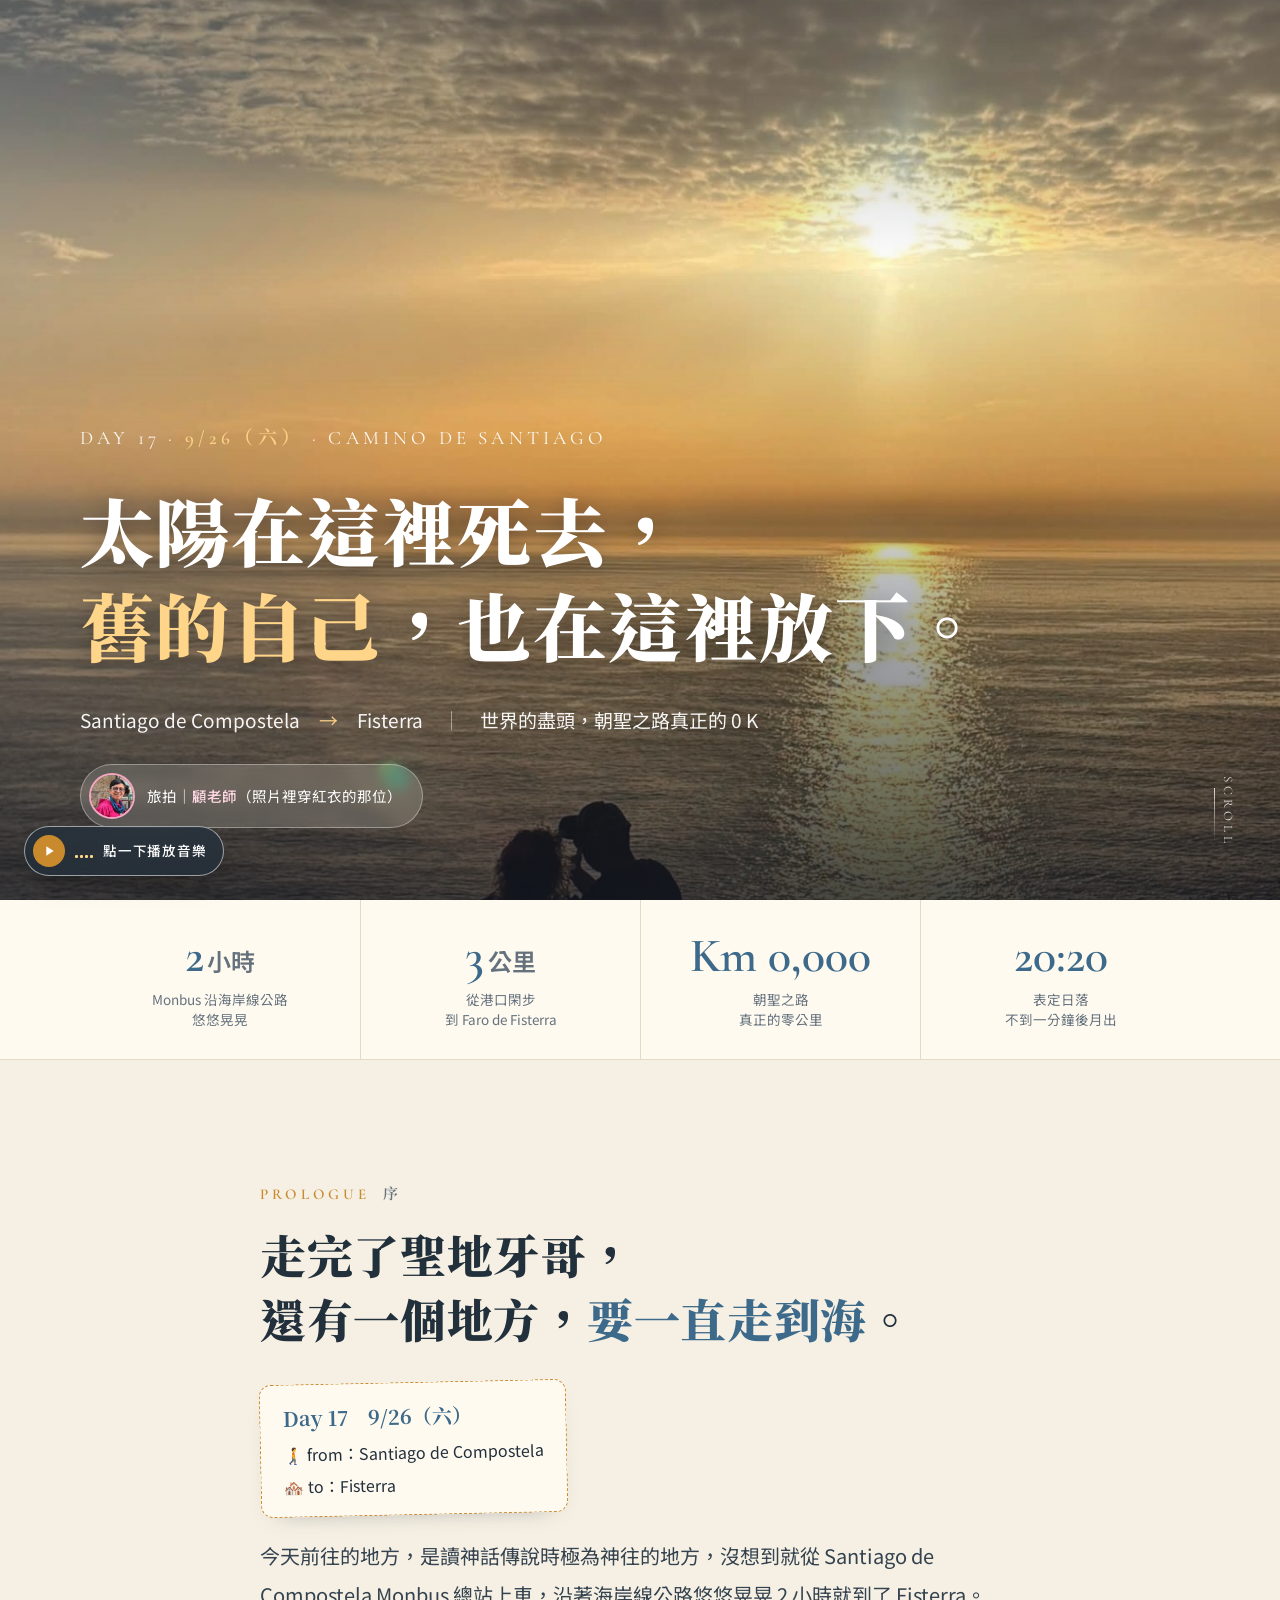
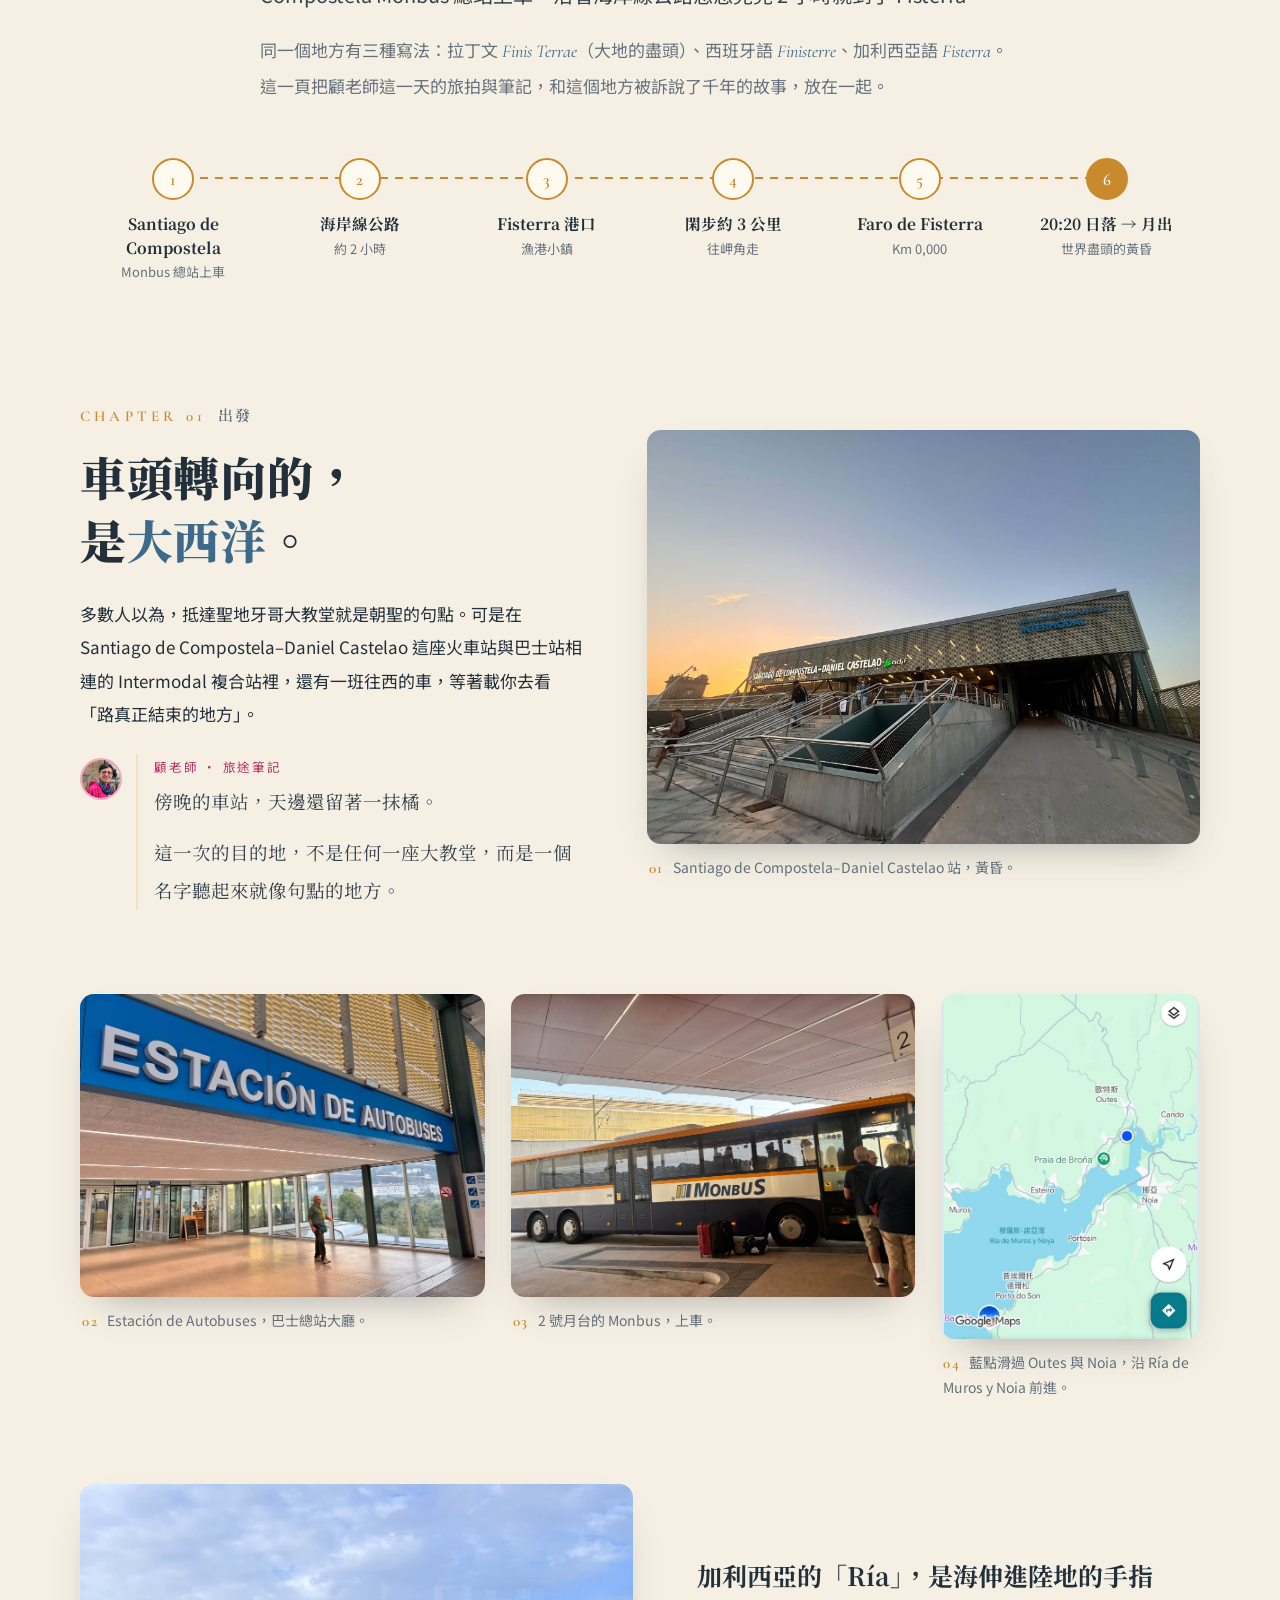
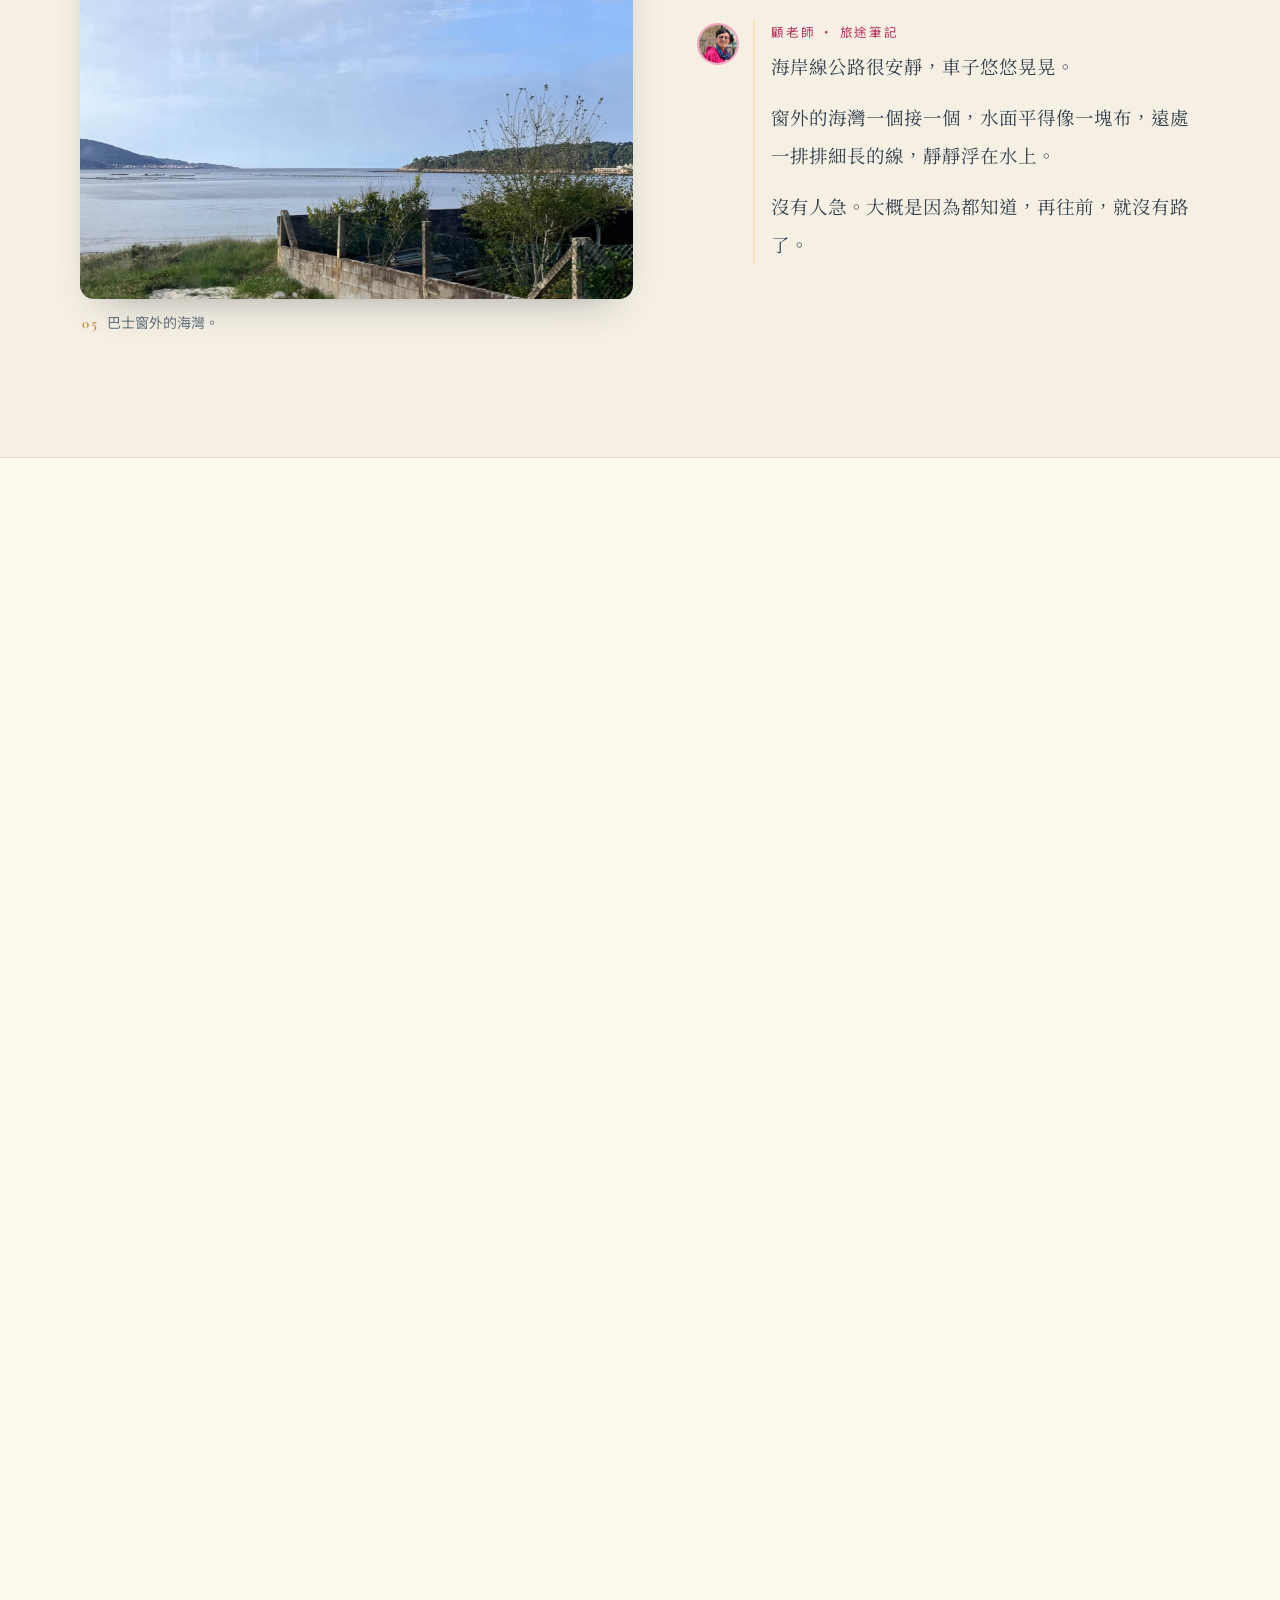
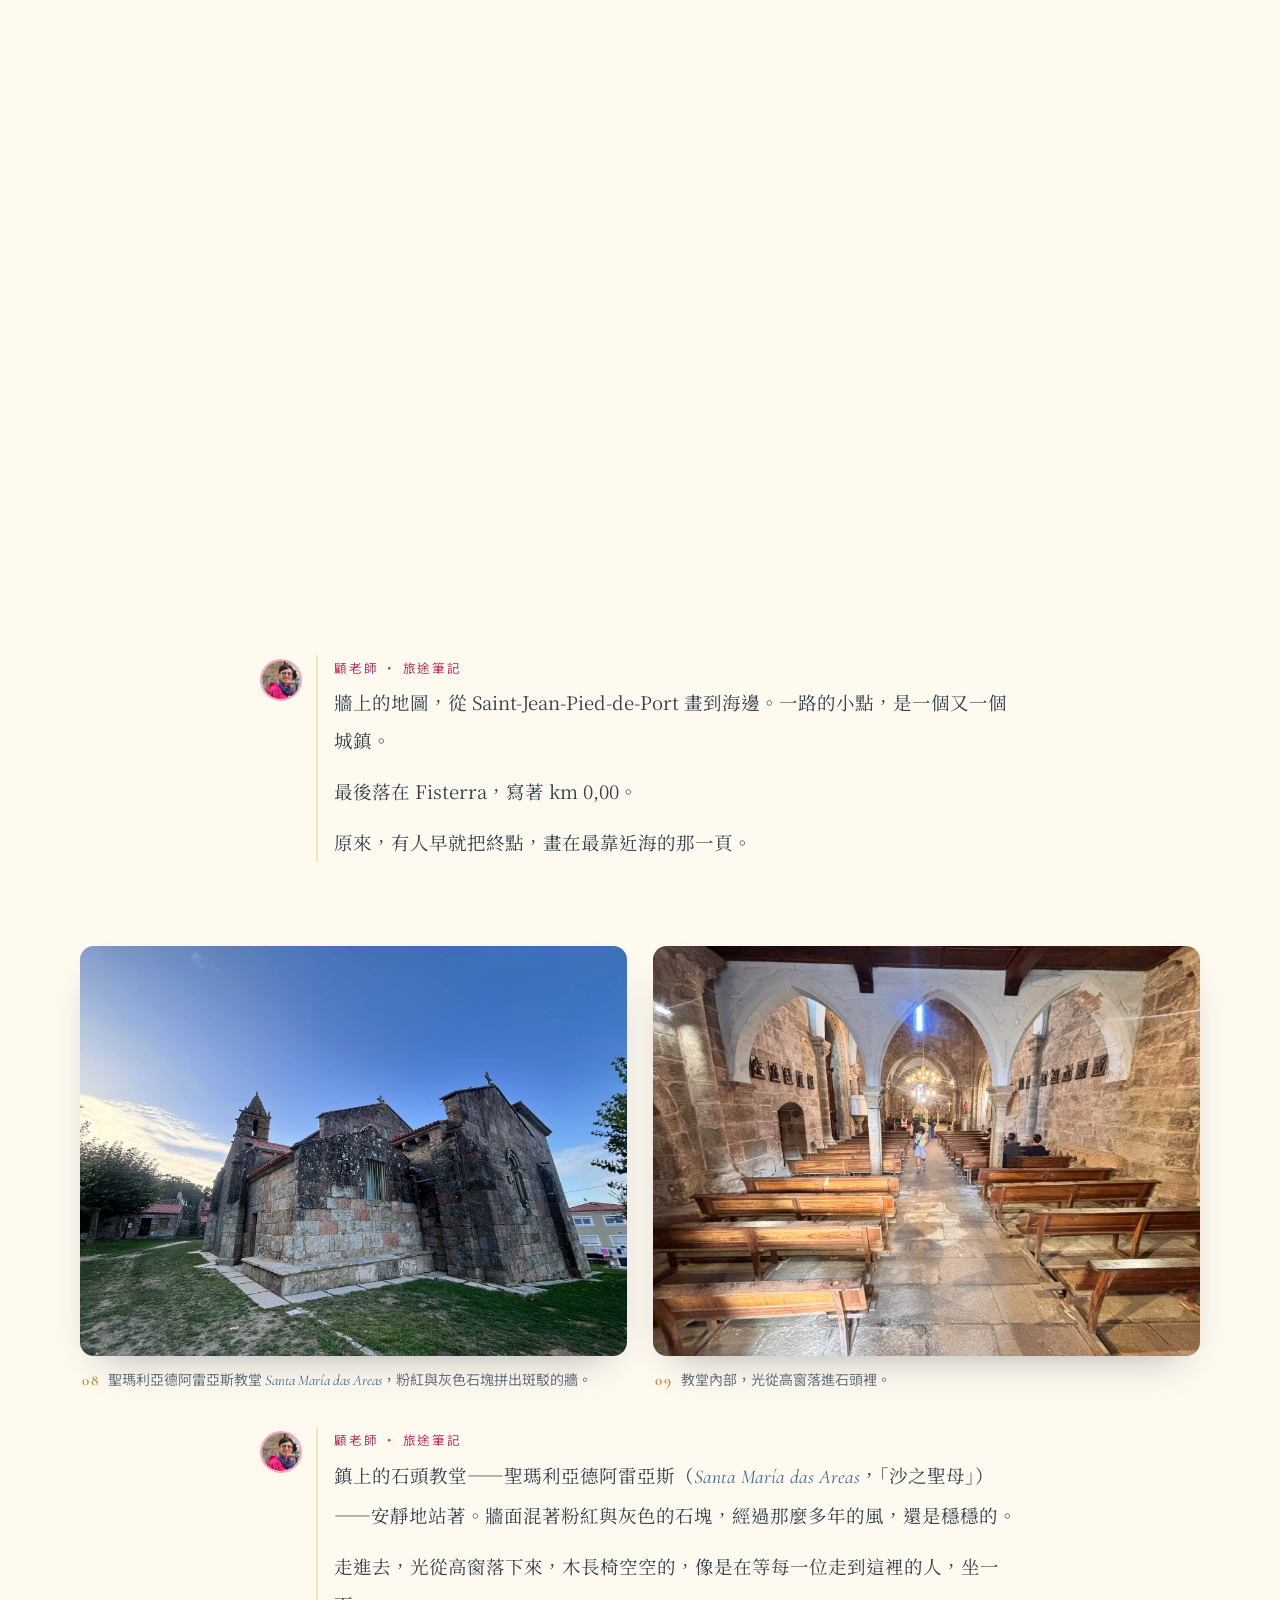
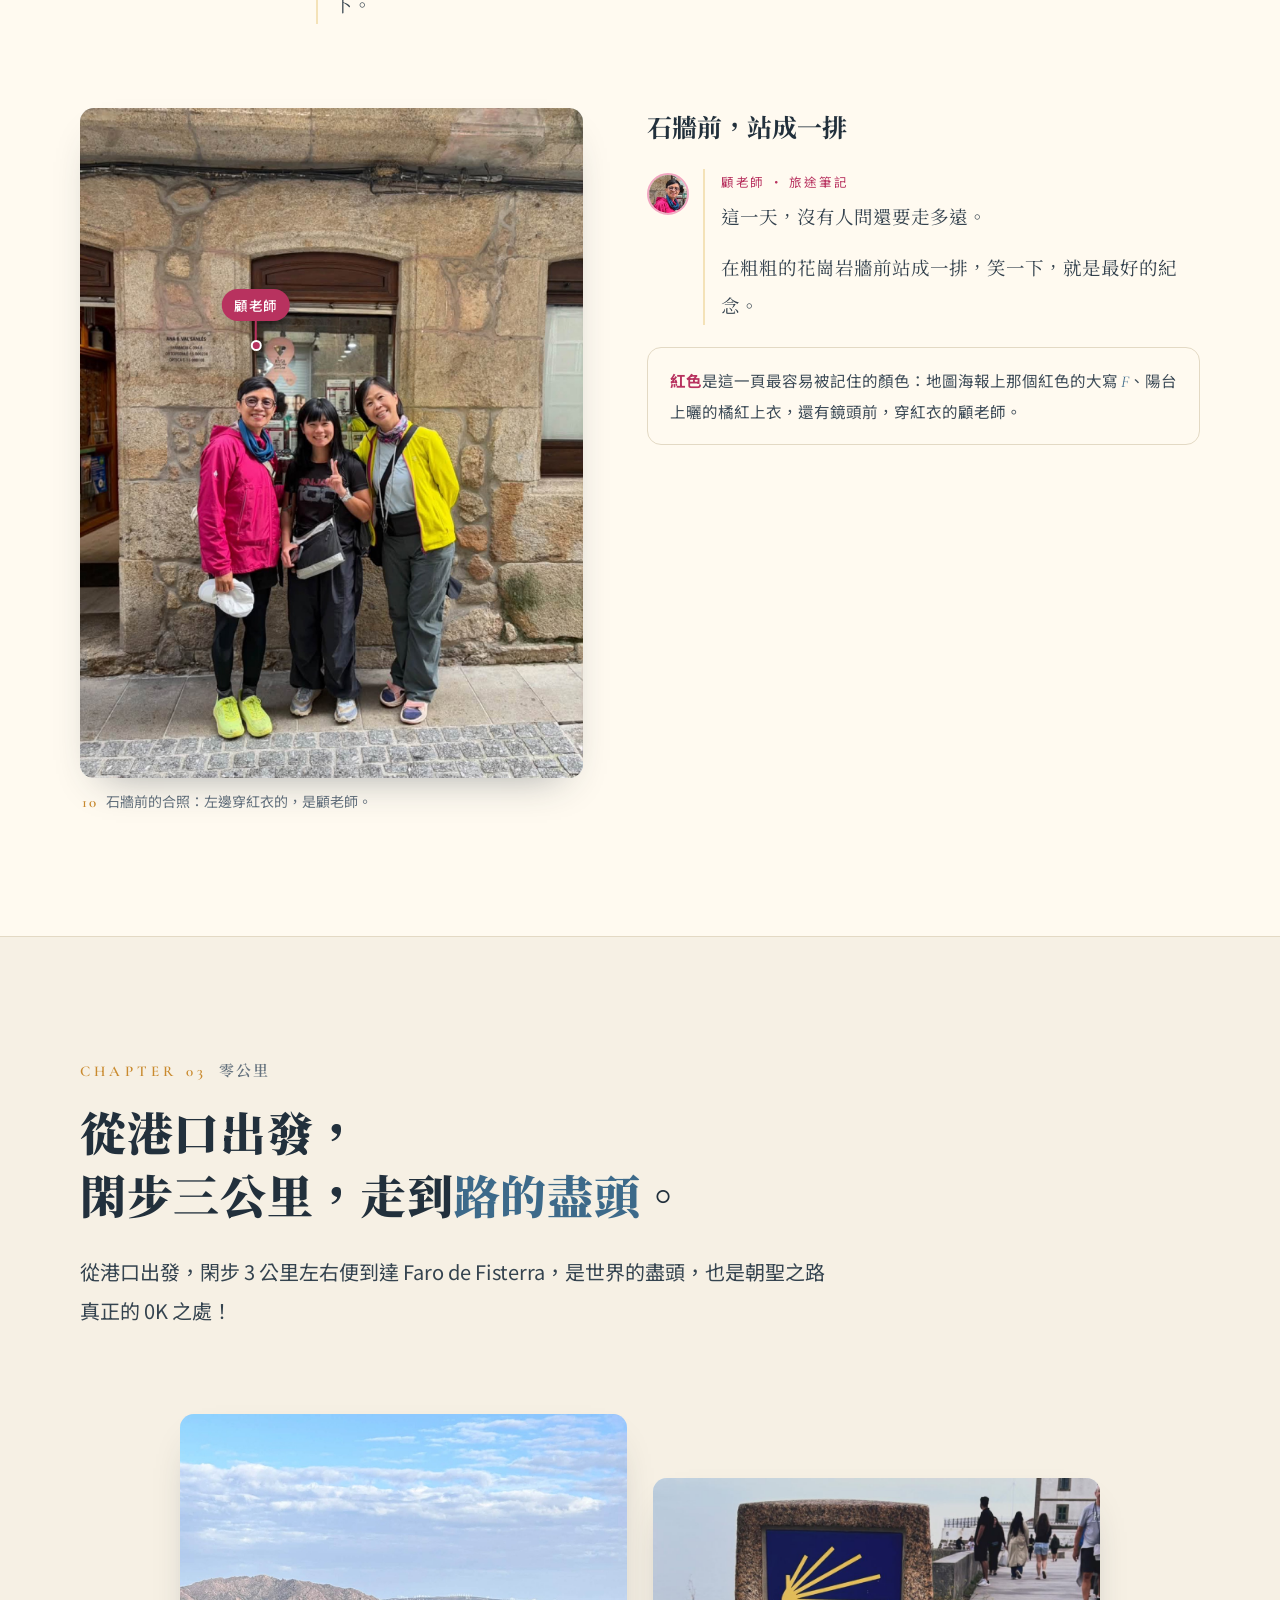
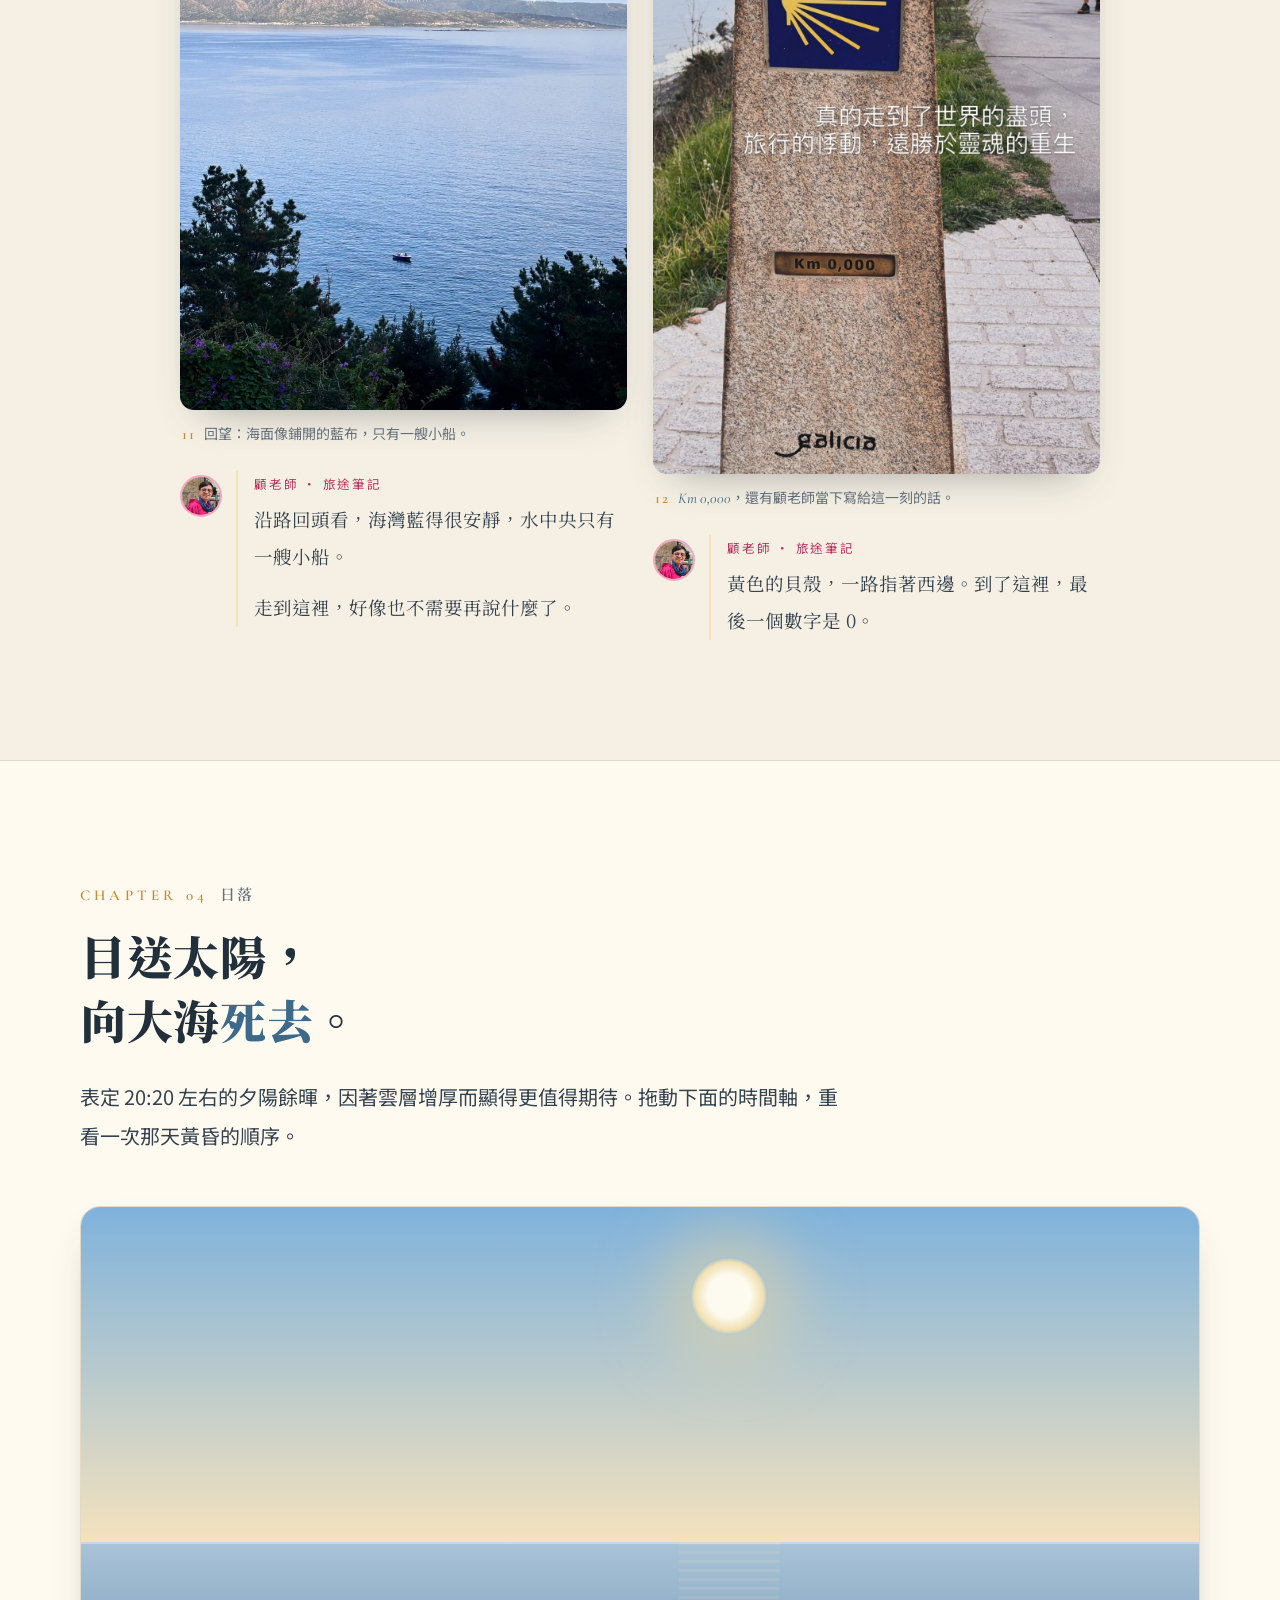
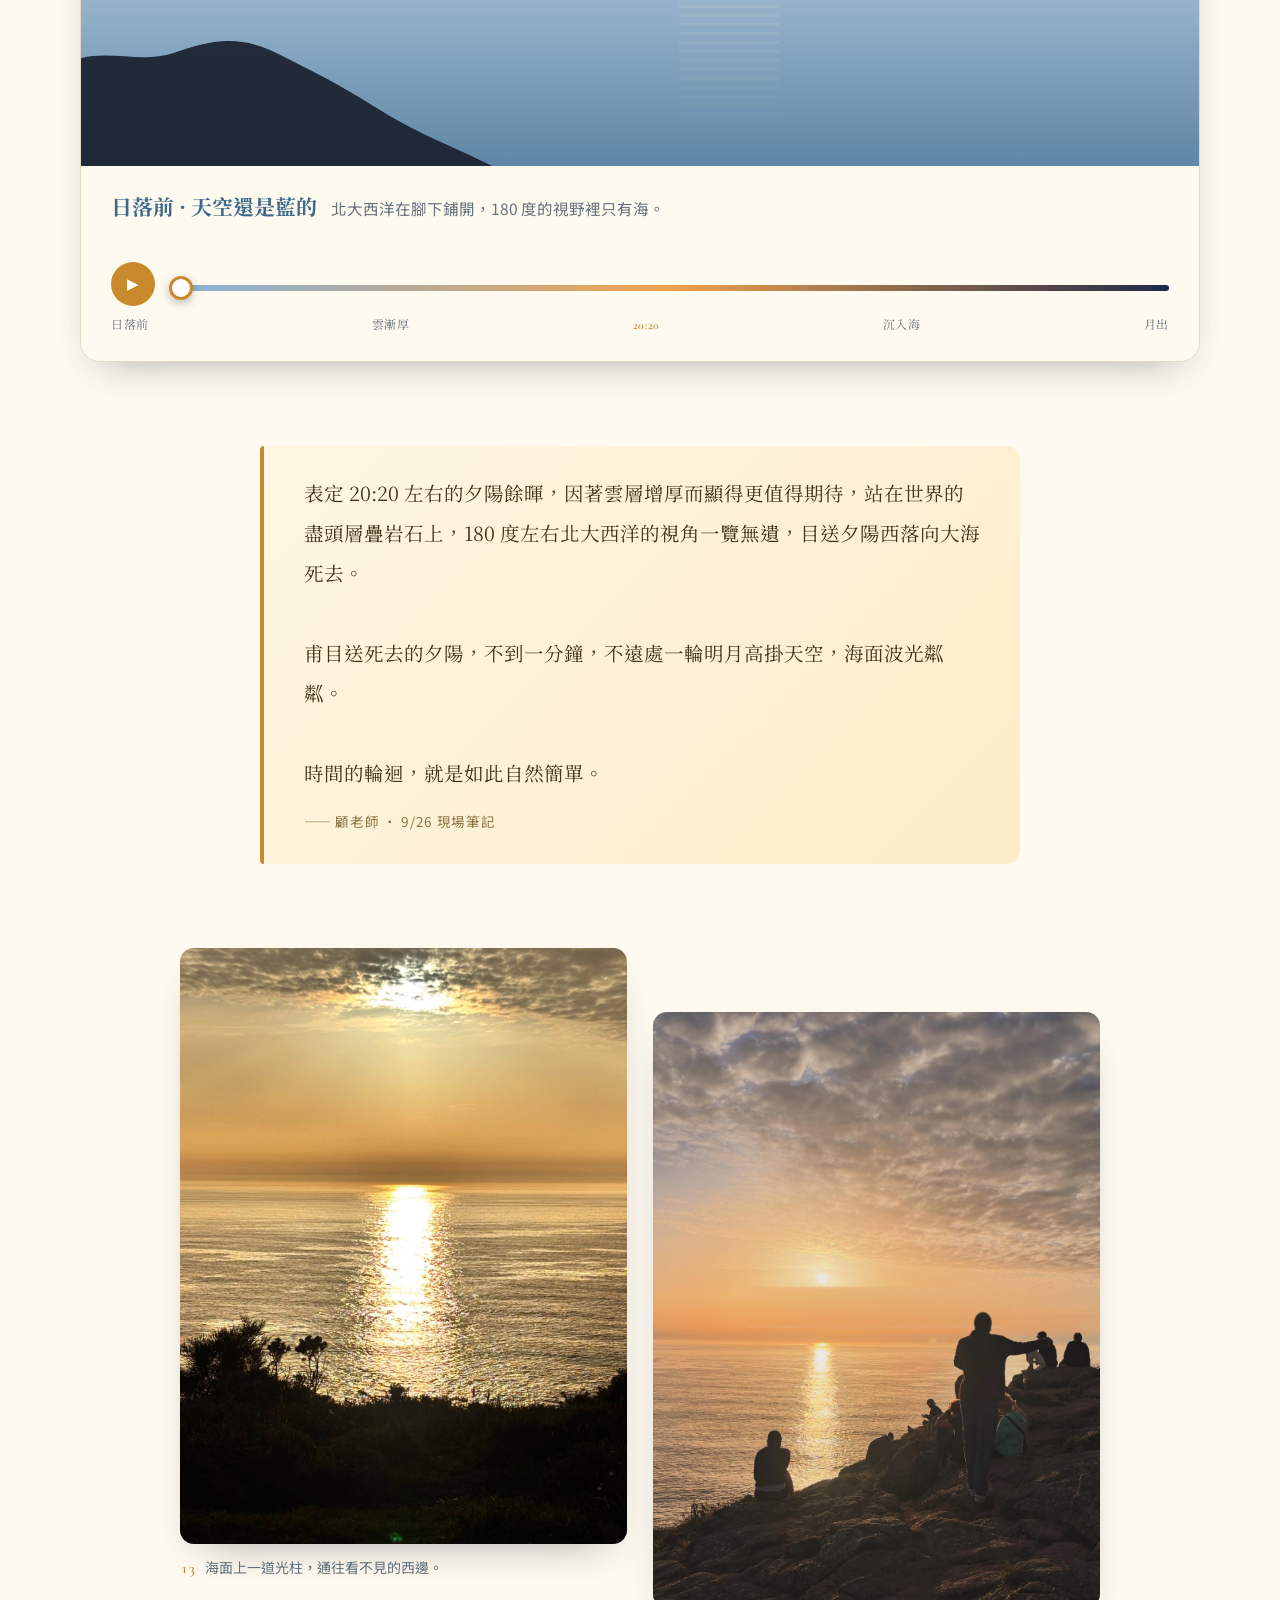
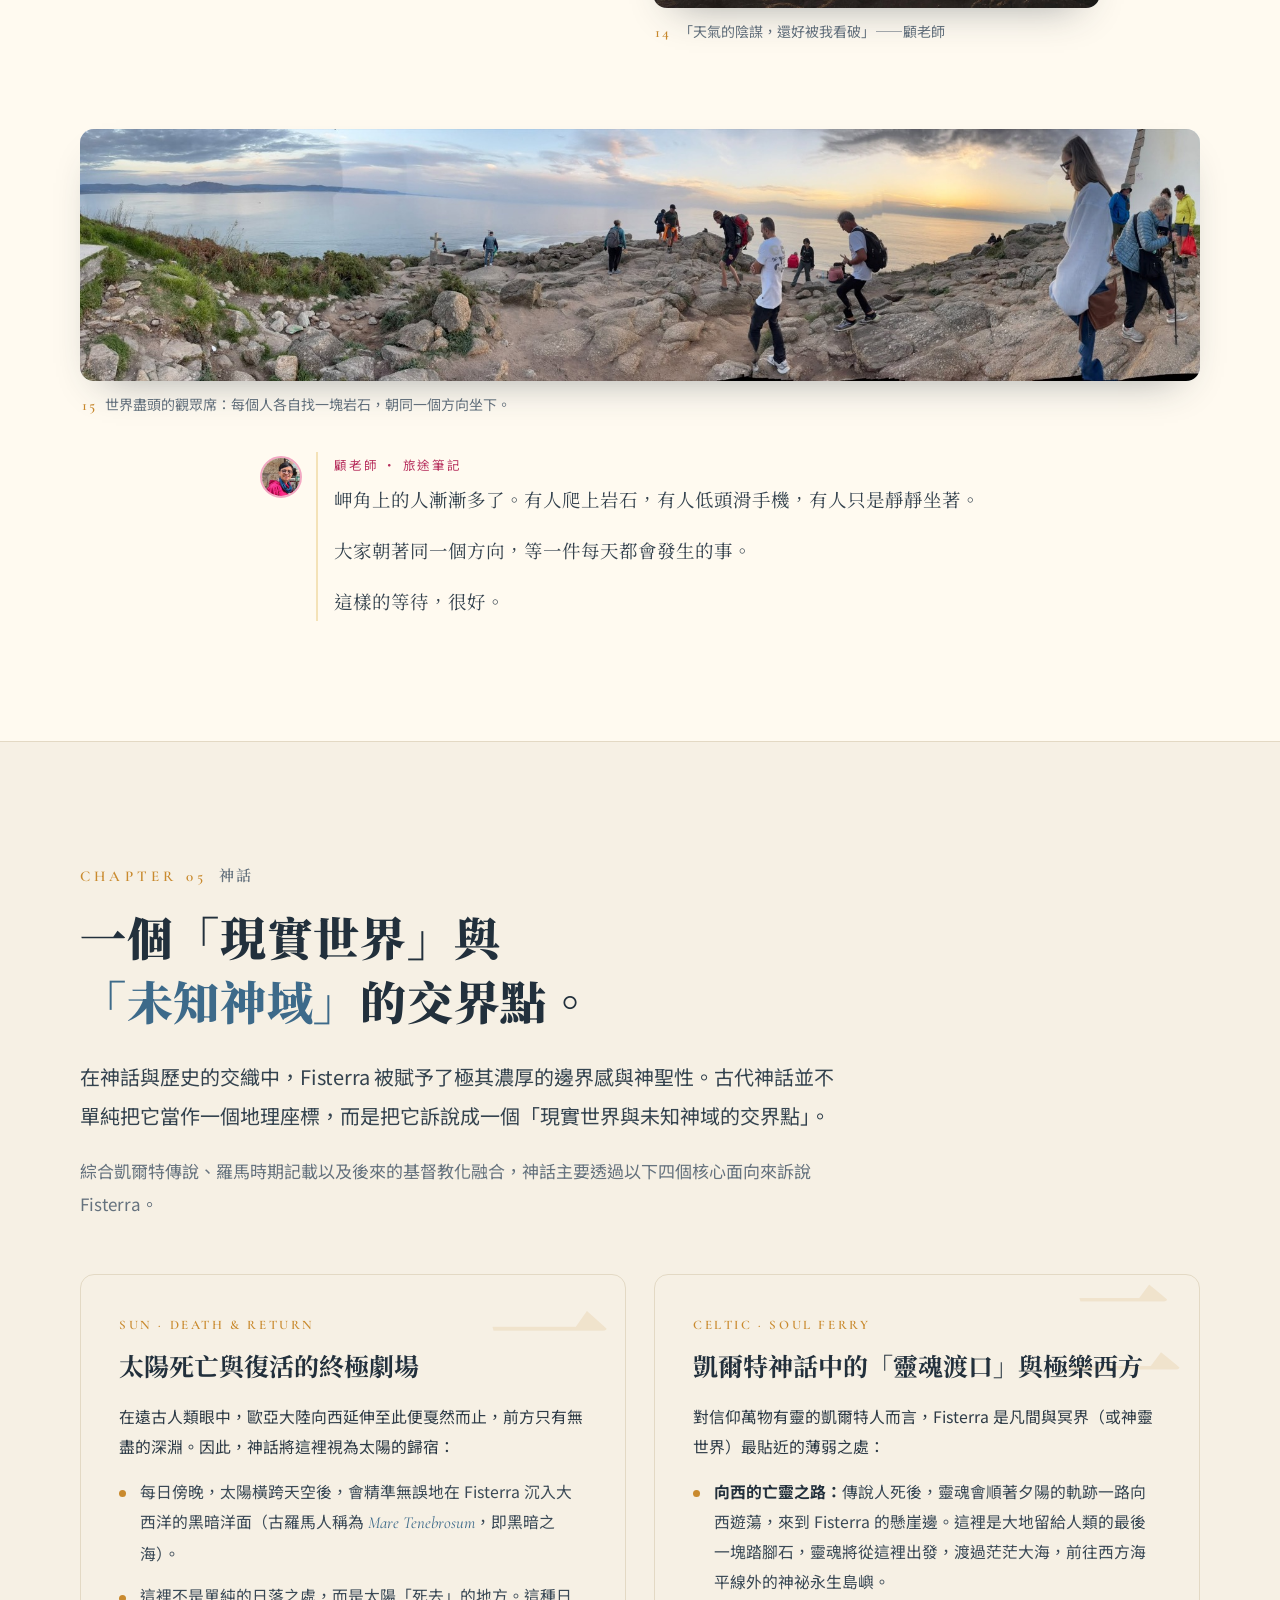
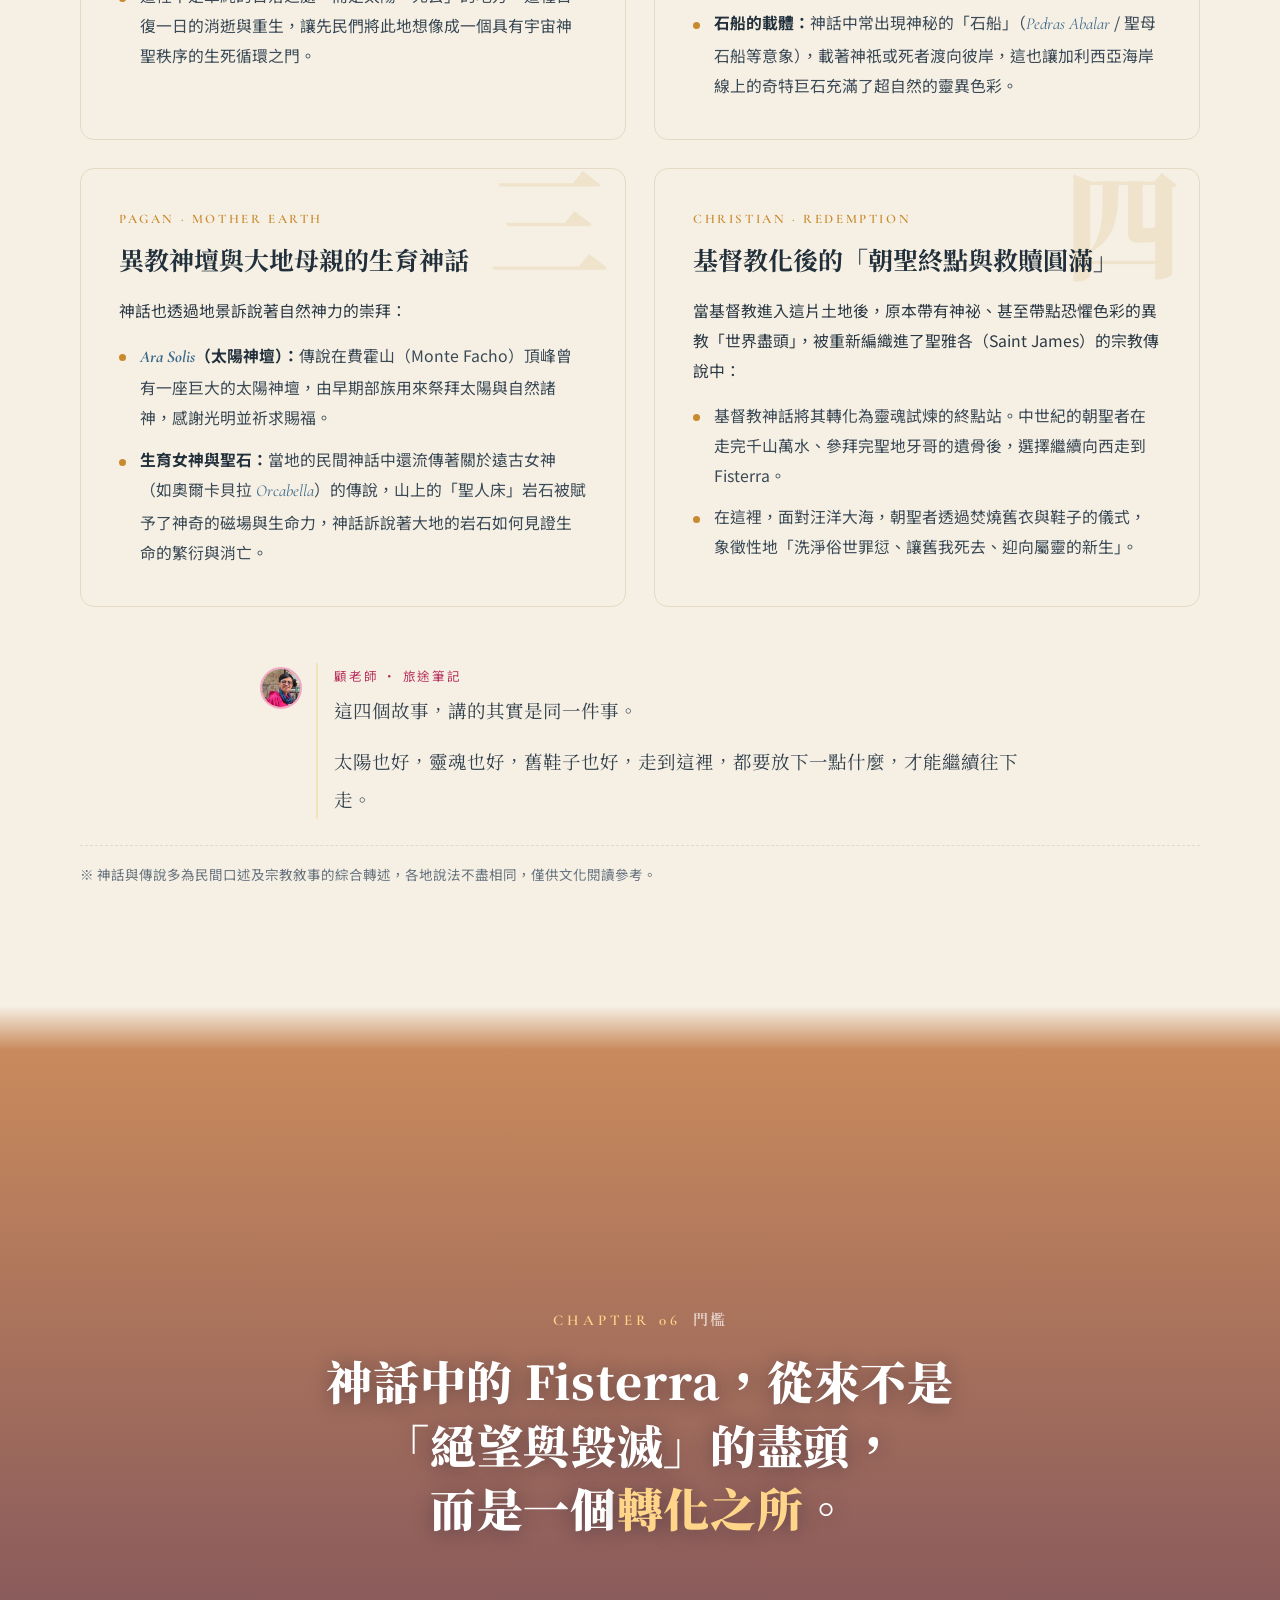
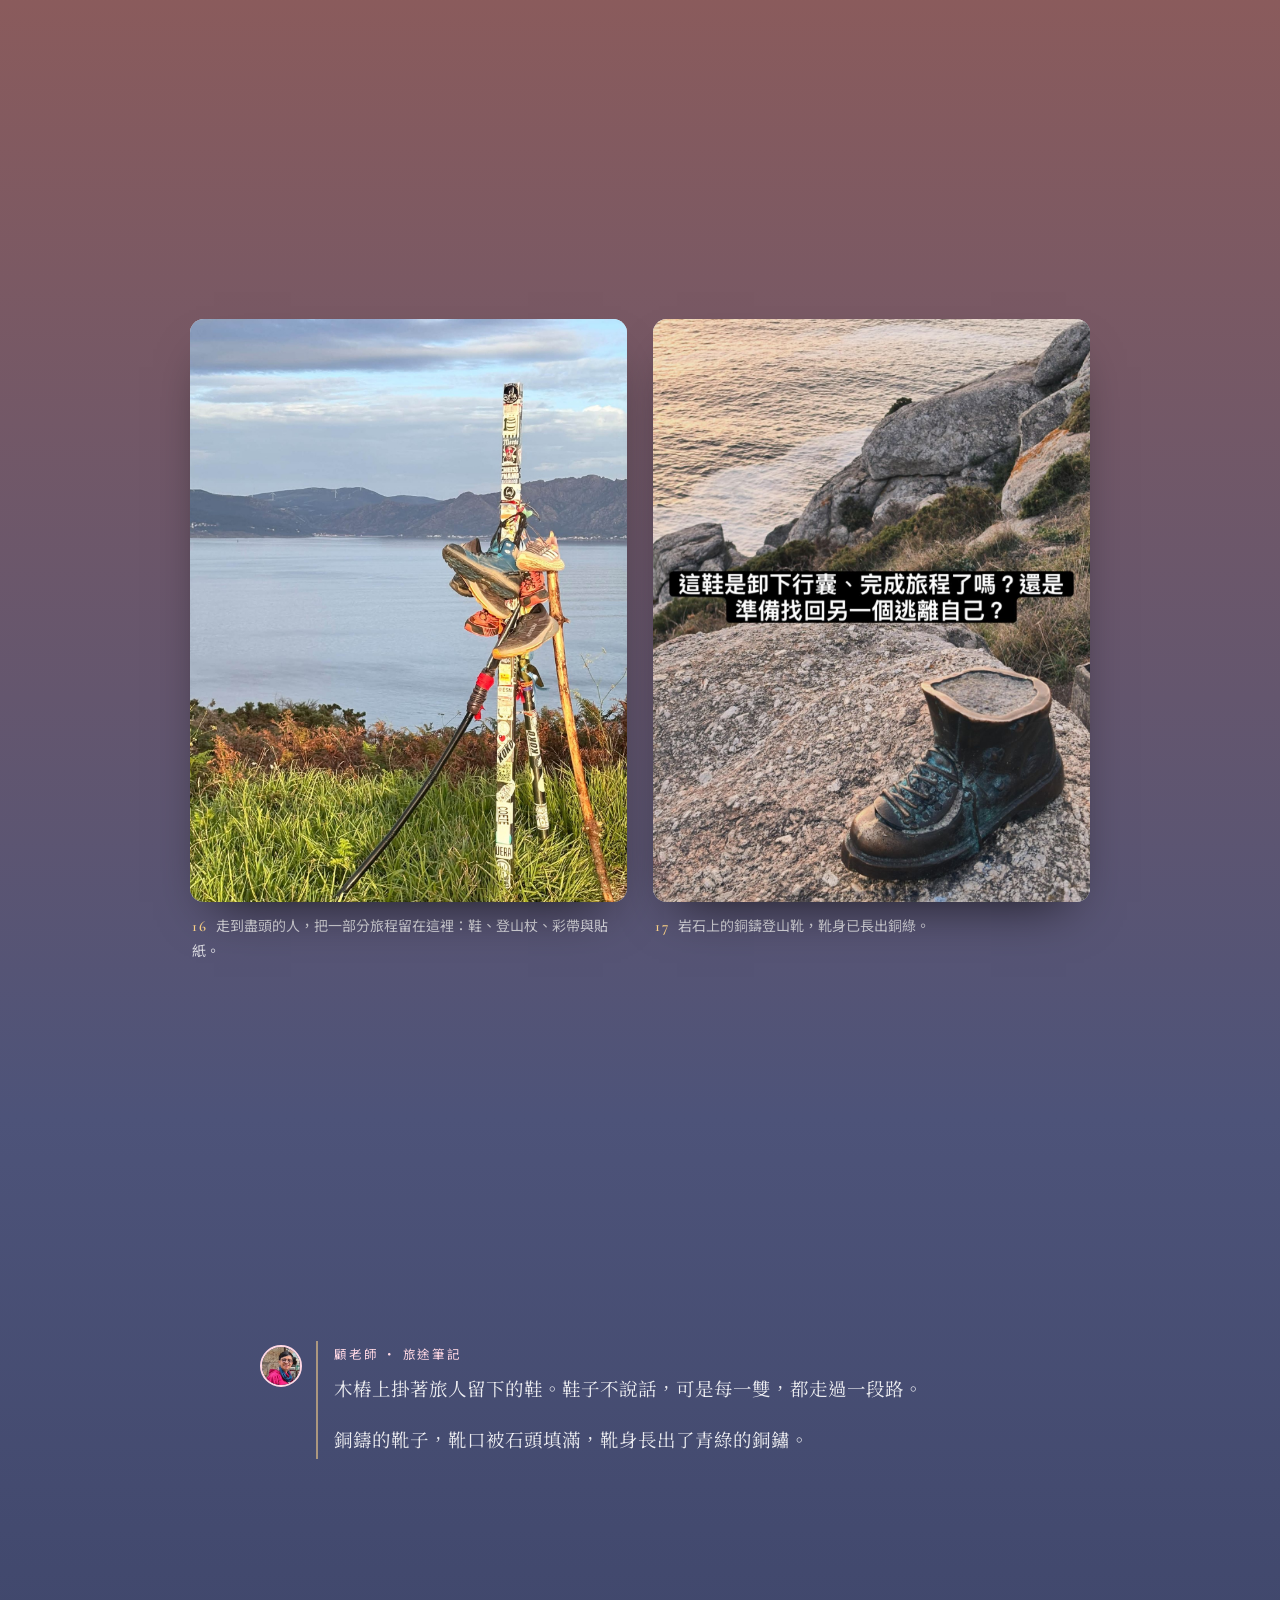
<file: fisterra/index.html>
<!DOCTYPE html>
<html lang="zh-Hant">
<head>
<meta charset="utf-8">
<meta name="viewport" content="width=device-width, initial-scale=1">
<title>Fisterra｜太陽死去的地方，舊我告別之處</title>
<meta name="description" content="朝聖之路 Day 17：從 Santiago de Compostela 搭 Monbus 沿海岸線抵達 Fisterra，走到 Faro de Fisterra 的 Km 0,000，目送夕陽死去、明月升起。顧老師旅拍＋世界盡頭的神話。">
<meta property="og:type" content="website">
<meta property="og:title" content="Fisterra｜太陽死去的地方，舊我告別之處">
<meta property="og:description" content="朝聖之路 Day 17：世界的盡頭、真正的 0 K。顧老師旅拍與 Fisterra 的四則神話。">
<meta property="og:image" content="https://maskywg.github.io/fisterra/og-image.jpg">
<meta property="og:image:width" content="1200">
<meta property="og:image:height" content="630">
<meta property="og:url" content="https://maskywg.github.io/fisterra/">
<meta name="twitter:card" content="summary_large_image">
<meta name="twitter:title" content="Fisterra｜太陽死去的地方，舊我告別之處">
<meta name="twitter:description" content="朝聖之路 Day 17：世界的盡頭、真正的 0 K。顧老師旅拍與 Fisterra 的四則神話。">
<meta name="twitter:image" content="https://maskywg.github.io/fisterra/og-image.jpg">
<meta name="robots" content="noindex, nofollow, noarchive">
<meta name="theme-color" content="#f6f0e4">
<link rel="preconnect" href="https://fonts.googleapis.com">
<link rel="preconnect" href="https://fonts.gstatic.com" crossorigin>
<link href="https://fonts.googleapis.com/css2?family=Cormorant+Garamond:ital,wght@0,500;0,600;1,500&family=Noto+Sans+TC:wght@400;500;700&family=Noto+Serif+TC:wght@400;600;700;900&display=swap" rel="stylesheet">
<style>
:root{
  --bg:#f6f0e4;
  --paper:#fffaf0;
  --ink:#22303c;
  --muted:#65727e;
  --line:#e3d9c4;
  --sea:#3d6a8a;
  --sea-soft:#dde8ee;
  --gold:#c98a2e;
  --gold-soft:#f4e2b8;
  --rose:#b8325f;
  --serif:"Noto Serif TC","Songti TC","PMingLiU",serif;
  --sans:"Noto Sans TC","PingFang TC","Microsoft JhengHei",system-ui,sans-serif;
  --latin:"Cormorant Garamond","Noto Serif TC",Georgia,serif;
  --radius:14px;
  --shadow:0 18px 40px -22px rgba(34,48,60,.45);
}
*{box-sizing:border-box;margin:0;padding:0}
html{scroll-behavior:smooth;scroll-padding-top:64px}
body{background:var(--bg);color:var(--ink);font-family:var(--sans);font-size:17px;line-height:1.95;-webkit-font-smoothing:antialiased;overflow-x:hidden}
img{display:block;max-width:100%}
a{color:inherit}
.wrap{width:min(1120px,100% - 40px);margin-inline:auto}
.narrow{width:min(760px,100% - 40px);margin-inline:auto}

/* ---------- nav ---------- */
nav.top{position:fixed;inset:0 0 auto 0;z-index:50;display:flex;align-items:center;justify-content:space-between;gap:16px;padding:12px clamp(16px,4vw,36px);background:rgba(246,240,228,.82);backdrop-filter:blur(10px);-webkit-backdrop-filter:blur(10px);border-bottom:1px solid rgba(227,217,196,.7);transform:translateY(-100%);transition:transform .35s}
nav.top.on{transform:none}
nav.top .logo{font-family:var(--latin);font-weight:600;font-size:22px;letter-spacing:.14em}
nav.top ul{display:flex;gap:clamp(12px,2.4vw,28px);list-style:none;font-size:14px}
nav.top a{text-decoration:none;color:var(--muted);transition:color .2s}
nav.top a:hover{color:var(--ink)}
nav.top .bar{position:absolute;left:0;bottom:-1px;height:2px;width:0;background:linear-gradient(90deg,var(--gold),var(--rose))}
@media(max-width:640px){nav.top ul li:nth-child(n+4){display:none}}

/* ---------- hero ---------- */
.hero{position:relative;min-height:100svh;display:flex;align-items:flex-end;color:#fff;overflow:hidden;background:#3b3a3a}
.hero img.bg{position:absolute;inset:0;width:100%;height:100%;object-fit:cover;object-position:50% 46%;transform:scale(1.04);animation:drift 24s ease-out forwards}
@keyframes drift{to{transform:scale(1)}}
.hero::after{content:"";position:absolute;inset:0;background:linear-gradient(180deg,rgba(20,24,34,.35) 0%,rgba(20,24,34,0) 30%,rgba(20,24,34,.15) 55%,rgba(20,24,34,.78) 100%)}
.hero .inner{position:relative;z-index:2;padding:0 0 clamp(40px,8vh,84px)}
.eyebrow{font-family:var(--latin);font-size:clamp(15px,2vw,19px);letter-spacing:.22em;text-transform:uppercase;opacity:.92}
.eyebrow b{font-weight:600;color:#ffd58a}
.hero h1{font-family:var(--serif);font-weight:900;font-size:clamp(34px,6.6vw,74px);line-height:1.28;margin:.35em 0 .4em;text-shadow:0 2px 28px rgba(0,0,0,.35);letter-spacing:.02em}
.hero h1 em{font-style:normal;color:#ffd58a}
.hero .route{font-size:clamp(15px,1.8vw,19px);opacity:.95;display:flex;flex-wrap:wrap;gap:.3em 1em;align-items:center}
.hero .route span.arrow{color:#ffd58a}
.credit{display:inline-flex;align-items:center;gap:12px;margin-top:26px;padding:8px 20px 8px 8px;background:rgba(255,250,240,.16);border:1px solid rgba(255,255,255,.35);border-radius:999px;backdrop-filter:blur(6px);-webkit-backdrop-filter:blur(6px);font-size:14.5px}
.credit img{width:46px;height:46px;border-radius:50%;object-fit:cover;object-position:50% 25%;border:2px solid #f2a7c2}
.credit b{color:#ffd8e4;font-weight:500}
.cue{position:absolute;right:clamp(16px,4vw,40px);bottom:clamp(28px,6vh,60px);z-index:2;writing-mode:vertical-rl;font-family:var(--latin);letter-spacing:.3em;font-size:13px;opacity:.8}
.cue::after{content:"";display:block;width:1px;height:54px;margin:12px auto 0;background:linear-gradient(#fff,transparent);animation:cue 2.2s infinite}
@keyframes cue{0%{transform:scaleY(0);transform-origin:top}50%{transform:scaleY(1);transform-origin:top}51%{transform-origin:bottom}100%{transform:scaleY(0);transform-origin:bottom}}
@media(max-width:640px){.cue{display:none}}

/* ---------- stats ---------- */
.stats{background:var(--paper);border-bottom:1px solid var(--line)}
.stats .wrap{display:grid;grid-template-columns:repeat(4,1fr)}
.stat{padding:30px 16px;text-align:center;border-left:1px solid var(--line)}
.stat:first-child{border-left:0}
.stat .n{font-family:var(--latin);font-size:clamp(30px,4.4vw,48px);font-weight:600;line-height:1.1;color:var(--sea)}
.stat .n small{font-size:.5em;margin-left:.15em;font-family:var(--sans);color:var(--muted)}
.stat .l{font-size:13.5px;color:var(--muted);margin-top:6px;line-height:1.5}
@media(max-width:640px){.stats .wrap{grid-template-columns:repeat(2,1fr)}.stat:nth-child(3){border-left:0}.stat:nth-child(n+3){border-top:1px solid var(--line)}}

/* ---------- section basics ---------- */
section.ch{padding:clamp(64px,10vw,120px) 0}
section.ch.alt{background:var(--paper);border-block:1px solid var(--line)}
.kicker{font-family:var(--latin);font-size:15px;letter-spacing:.28em;text-transform:uppercase;color:var(--gold);font-weight:600}
.kicker i{font-style:normal;color:var(--muted);margin-left:.8em;letter-spacing:.12em}
h2{font-family:var(--serif);font-weight:900;font-size:clamp(28px,4.4vw,46px);line-height:1.38;margin:.3em 0 .55em;letter-spacing:.015em}
h2 em{font-style:normal;color:var(--sea)}
h3{font-family:var(--serif);font-size:clamp(20px,2.4vw,25px);font-weight:700;line-height:1.5}
p+p{margin-top:1.1em}
.lead{font-size:clamp(17.5px,2vw,20px);color:#34434f}
.muted{color:var(--muted)}
.term{font-family:var(--latin);font-style:italic;color:var(--sea);font-size:1.06em;white-space:nowrap}

/* two-column text+figure */
.split{display:grid;grid-template-columns:1fr 1.1fr;gap:clamp(24px,5vw,64px);align-items:center}
.split.rev{grid-template-columns:1.1fr 1fr}
.split.rev .txt{order:2}
@media(max-width:820px){.split,.split.rev{grid-template-columns:1fr}.split.rev .txt{order:0}}

/* figures */
figure{position:relative;margin:0}
figure.zoom{cursor:zoom-in}
figure .frame{position:relative;overflow:hidden;border-radius:var(--radius);box-shadow:var(--shadow);background:var(--sea-soft)}
figure img{width:100%;height:100%;object-fit:cover;transition:transform .9s cubic-bezier(.2,.7,.2,1)}
figure.zoom:hover img{transform:scale(1.035)}
figcaption{margin-top:12px;font-size:14px;line-height:1.7;color:var(--muted);padding-inline:2px}
figcaption b{font-family:var(--latin);color:var(--gold);font-weight:600;letter-spacing:.1em;margin-right:.6em;font-size:15px}
.r43 .frame{aspect-ratio:4/3}
.r34 .frame{aspect-ratio:3/4}
.r32 .frame{aspect-ratio:3/2}
.r169 .frame{aspect-ratio:16/9}
.r-pan .frame{aspect-ratio:2852/640}
.r-pan img{object-fit:cover}
.contain img{object-fit:contain}

.grid{display:grid;gap:clamp(14px,2.4vw,26px)}
.g3{grid-template-columns:1.25fr 1.25fr .8fr}
.g2{grid-template-columns:1fr 1fr}
.g-stag{grid-template-columns:repeat(2,1fr);align-items:start}
.g-stag figure:nth-child(2){margin-top:clamp(0px,6vw,64px)}
@media(max-width:720px){.g3{grid-template-columns:1fr 1fr}.g3 figure:first-child{grid-column:1/-1}.g2{grid-template-columns:1fr}}
.mt{margin-top:clamp(28px,4vw,52px)}
.mt2{margin-top:clamp(44px,7vw,84px)}

/* route timeline */
.route-tl{position:relative;display:grid;grid-template-columns:repeat(6,1fr);gap:0;margin-top:clamp(34px,5vw,56px);counter-reset:s}
.route-tl::before{content:"";position:absolute;left:8%;right:8%;top:19px;height:2px;background:repeating-linear-gradient(90deg,var(--gold) 0 8px,transparent 8px 15px)}
.step{position:relative;text-align:center;padding:0 6px}
.step::before{counter-increment:s;content:counter(s);position:relative;z-index:1;display:grid;place-items:center;width:38px;height:38px;margin:0 auto 12px;border-radius:50%;background:var(--paper);border:2px solid var(--gold);font-family:var(--latin);font-weight:600;font-size:17px;color:var(--gold)}
.step.end::before{background:var(--gold);color:#fff}
.step b{display:block;font-family:var(--serif);font-size:15.5px;line-height:1.5}
.step span{display:block;font-size:13px;color:var(--muted);line-height:1.55;margin-top:3px}
@media(max-width:760px){
  .route-tl{grid-template-columns:1fr;gap:18px}
  .route-tl::before{left:18px;right:auto;top:6px;bottom:6px;width:2px;height:auto;background:repeating-linear-gradient(180deg,var(--gold) 0 8px,transparent 8px 15px)}
  .step{text-align:left;padding-left:56px}
  .step::before{position:absolute;left:0;top:0;margin:0}
}

/* quote / diary */
blockquote.diary{position:relative;padding:28px clamp(22px,4vw,40px);background:linear-gradient(135deg,#fff7e2,#fdecc8);border-left:4px solid var(--gold);border-radius:4px var(--radius) var(--radius) 4px;font-family:var(--serif);font-size:clamp(17px,1.9vw,19.5px);line-height:2.05;color:#43341b}
blockquote.diary cite{display:block;margin-top:14px;font-family:var(--sans);font-style:normal;font-size:13.5px;color:#8a7443;letter-spacing:.05em}
.pull{font-family:var(--serif);font-weight:700;font-size:clamp(22px,3.4vw,36px);line-height:1.6;text-align:center;color:var(--sea)}
.pull small{display:block;margin-top:.6em;font-family:var(--latin);font-weight:500;letter-spacing:.24em;font-size:.5em;color:var(--gold);text-transform:uppercase}

/* 顧老師 旅途筆記 */
.jot{display:flex;gap:14px;align-items:flex-start;margin-top:1.4em}
.jot>img{flex:none;width:42px;height:42px;border-radius:50%;object-fit:cover;object-position:50% 25%;border:2px solid #f2a7c2;margin-top:4px}
.jot .t{font-family:var(--serif);font-size:clamp(16.5px,1.9vw,18.5px);line-height:2.05;color:#33414d;position:relative;padding-left:16px;border-left:2px solid var(--gold-soft)}
.jot .t p+p{margin-top:.7em}
.jot .t .who{display:block;font-family:var(--sans);font-size:12.5px;letter-spacing:.14em;color:var(--rose);margin-bottom:.3em}
.finale .jot>img{border-color:#ffd8e4}
.finale .jot .t{color:rgba(255,255,255,.93);border-left-color:rgba(255,213,138,.55)}
.finale .jot .t .who{color:#ffd8e4}
.tripcard{display:inline-flex;flex-direction:column;gap:2px;margin:6px 0 22px;padding:14px 22px;background:var(--paper);border:1px dashed var(--gold);border-radius:12px;font-size:16px;line-height:1.9;transform:rotate(-1.2deg);box-shadow:0 10px 24px -18px rgba(34,48,60,.5)}
.tripcard b{font-family:var(--serif);font-size:20px;color:var(--sea)}

/* trio photo tag for 顧老師 */
.tag{position:absolute;z-index:3;left:35%;top:27%;transform:translateX(-50%);display:flex;flex-direction:column;align-items:center;pointer-events:none}
.tag span{background:var(--rose);color:#fff;font-size:13.5px;font-weight:500;letter-spacing:.06em;padding:3px 12px;border-radius:999px;box-shadow:0 6px 16px -6px rgba(0,0,0,.5);white-space:nowrap}
.tag::after{content:"";width:2px;height:20px;background:var(--rose)}
.tag i{position:absolute;top:calc(100% - 1px);width:11px;height:11px;border-radius:50%;background:var(--rose);border:2px solid #fff;animation:ping 2.2s infinite}
@keyframes ping{0%{box-shadow:0 0 0 0 rgba(184,50,95,.55)}80%,100%{box-shadow:0 0 0 14px rgba(184,50,95,0)}}
.note-card{margin-top:22px;padding:18px 22px;background:var(--paper);border:1px solid var(--line);border-radius:var(--radius);font-size:15.5px;line-height:1.85;color:#3e4c58}
.note-card b{color:var(--rose)}

/* ---------- sky scrubber ---------- */
.sky-card{border-radius:calc(var(--radius) + 6px);overflow:hidden;background:#fff;border:1px solid var(--line);box-shadow:var(--shadow)}
.sky{position:relative;aspect-ratio:2/1;overflow:hidden;background:#7fb2dc}
@media(max-width:640px){.sky{aspect-ratio:4/3}}
.sky .stars{position:absolute;inset:0 0 40% 0;opacity:0;background-image:
  radial-gradient(1.4px 1.4px at 12% 22%,#fff,transparent),radial-gradient(1.2px 1.2px at 26% 10%,#fff,transparent),
  radial-gradient(1.6px 1.6px at 41% 30%,#fff,transparent),radial-gradient(1.2px 1.2px at 58% 12%,#fff,transparent),
  radial-gradient(1.4px 1.4px at 66% 34%,#fff,transparent),radial-gradient(1.2px 1.2px at 84% 18%,#fff,transparent),
  radial-gradient(1.6px 1.6px at 92% 36%,#fff,transparent),radial-gradient(1px 1px at 6% 40%,#fff,transparent),radial-gradient(1px 1px at 34% 44%,#fff,transparent)}
.sky .sun{position:absolute;left:58%;width:clamp(44px,8vw,78px);aspect-ratio:1;border-radius:50%;transform:translate(-50%,-50%);background:radial-gradient(circle,#fffbe8 0 38%,#ffe08a 62%,rgba(255,200,90,0) 72%);box-shadow:0 0 60px 30px rgba(255,214,120,.5)}
.sky .moon{position:absolute;left:74%;top:24%;width:clamp(34px,6vw,56px);aspect-ratio:1;border-radius:50%;transform:translate(-50%,-50%);background:radial-gradient(circle at 38% 36%,#fffdf2,#efe8cf 70%);box-shadow:0 0 40px 14px rgba(255,250,220,.4);opacity:0}
.sky .sea{position:absolute;left:0;right:0;top:60%;bottom:0;z-index:2}
.sky .sea::before{content:"";position:absolute;left:0;right:0;top:0;height:2px;background:rgba(255,255,255,.35)}
.sky .glint{position:absolute;top:0;bottom:0;width:9%;transform:translateX(-50%);opacity:0;background:repeating-linear-gradient(180deg,rgba(255,240,190,.95) 0 3px,rgba(255,240,190,.15) 3px 9px);-webkit-mask:linear-gradient(180deg,#000,transparent 92%);mask:linear-gradient(180deg,#000,transparent 92%);filter:blur(.6px)}
.sky .glint.sunL{left:58%}
.sky .glint.moonL{left:74%;width:5%;background:repeating-linear-gradient(180deg,rgba(255,255,240,.9) 0 2px,rgba(255,255,240,.1) 2px 8px)}
.sky svg.cliff{position:absolute;left:0;bottom:0;width:46%;height:46%;z-index:3}
.sky-ui{padding:20px clamp(18px,3vw,30px) 24px;background:var(--paper)}
.sky-cap{display:flex;gap:14px;align-items:baseline;flex-wrap:wrap;min-height:64px}
.sky-cap .t{font-family:var(--serif);font-weight:700;font-size:clamp(17px,2.2vw,21px);color:var(--sea)}
.sky-cap .d{font-size:15.5px;color:var(--muted);flex:1 1 280px}
.scrub{display:flex;gap:14px;align-items:center;margin-top:12px}
.scrub button{flex:none;width:44px;height:44px;border-radius:50%;border:0;background:var(--gold);color:#fff;font-size:15px;cursor:pointer;display:grid;place-items:center;transition:transform .2s,background .2s}
.scrub button:hover{transform:scale(1.07);background:#b4761f}
.scrub button:focus-visible,.scrub input:focus-visible{outline:3px solid rgba(61,106,138,.45);outline-offset:3px}
.scrub .rng{flex:1}
.scrub input[type=range]{width:100%;-webkit-appearance:none;appearance:none;height:6px;border-radius:999px;background:linear-gradient(90deg,#86b4dc,#f0a24e 50%,#1f2a4a);outline:none}
.scrub input[type=range]::-webkit-slider-thumb{-webkit-appearance:none;width:24px;height:24px;border-radius:50%;background:#fff;border:3px solid var(--gold);cursor:grab;box-shadow:0 3px 10px rgba(0,0,0,.25)}
.scrub input[type=range]::-moz-range-thumb{width:20px;height:20px;border-radius:50%;background:#fff;border:3px solid var(--gold);cursor:grab}
.ticks{display:flex;justify-content:space-between;font-size:12px;color:var(--muted);margin-top:8px;font-family:var(--latin);letter-spacing:.06em}
.ticks span:nth-child(3){color:var(--gold);font-weight:600}

/* ---------- myth cards ---------- */
.myth-intro{max-width:760px}
.myth-grid{display:grid;grid-template-columns:repeat(2,1fr);gap:clamp(16px,2.6vw,28px);margin-top:clamp(30px,5vw,54px)}
.myth{position:relative;background:var(--bg);border:1px solid var(--line);border-radius:var(--radius);padding:clamp(24px,3.4vw,38px);overflow:hidden;transition:transform .35s,box-shadow .35s}
.myth:hover{transform:translateY(-4px);box-shadow:var(--shadow)}
.myth .no{position:absolute;right:16px;top:-10px;font-family:var(--serif);font-weight:900;font-size:120px;line-height:1;color:rgba(201,138,46,.13);pointer-events:none}
.myth .tg{font-family:var(--latin);letter-spacing:.2em;font-size:13px;color:var(--gold);font-weight:600;text-transform:uppercase}
.myth h3{margin:.35em 0 .7em;position:relative}
.myth .mlead{position:relative;font-size:15.8px;line-height:1.9;color:#2c3a46;margin-bottom:.9em}
.myth ul{list-style:none;position:relative}
.myth li{position:relative;padding-left:1.3em;font-size:15.8px;line-height:1.9;color:#3a4956}
.myth li+li{margin-top:.75em}
.myth li::before{content:"";position:absolute;left:0;top:.85em;width:7px;height:7px;border-radius:50%;background:var(--gold)}
.myth li b{color:var(--ink)}
@media(max-width:760px){.myth-grid{grid-template-columns:1fr}}
.fn{margin-top:26px;font-size:13.5px;color:var(--muted);line-height:1.8;border-top:1px dashed var(--line);padding-top:16px}

/* threshold finale */
.finale{position:relative;color:#fff;overflow:hidden;background:#1f2a4a}
.finale::before{content:"";position:absolute;inset:0;background:linear-gradient(180deg,#f6f0e4 0,#c98a5c 44px,#8a5b5c 16%,#4d5379 46%,#1c2748 100%)}
.finale .in{position:relative;z-index:1;padding:clamp(80px,12vw,150px) 0 clamp(70px,10vw,120px)}
.finale h2{color:#fff;text-align:center;text-shadow:0 2px 20px rgba(20,20,40,.4)}
.finale h2 em{color:#ffd58a}
.finale p{color:rgba(255,255,255,.9)}
.finale .pull{color:#fff;text-shadow:0 2px 24px rgba(0,0,0,.35)}
.finale .pull small{color:#ffd58a}
.finale figcaption{color:rgba(255,255,255,.78)}
.finale figcaption b{color:#ffd58a}
.finale .frame{box-shadow:0 24px 50px -24px rgba(0,0,0,.7)}
.threshold{display:grid;grid-template-columns:repeat(3,1fr);gap:0;margin:clamp(34px,5vw,54px) auto 0;max-width:860px;text-align:center}
.threshold div{padding:18px 10px;border-left:1px solid rgba(255,255,255,.28)}
.threshold div:first-child{border-left:0}
.threshold b{display:block;font-family:var(--serif);font-size:clamp(18px,2.6vw,26px);color:#ffd58a}
.threshold span{font-size:13.5px;opacity:.85}
@media(max-width:560px){.threshold{grid-template-columns:1fr}.threshold div{border-left:0;border-top:1px solid rgba(255,255,255,.28)}.threshold div:first-child{border-top:0}}

footer{background:#151c2f;color:rgba(255,255,255,.66);text-align:center;padding:38px 20px 46px;font-size:13.5px;line-height:1.9}
footer b{font-family:var(--latin);letter-spacing:.2em;color:#ffd58a;font-size:17px}

/* reveal */
.rv{opacity:0;transform:translateY(26px);transition:opacity .9s ease,transform .9s cubic-bezier(.2,.7,.2,1)}
.rv.in{opacity:1;transform:none}
.rv.d1{transition-delay:.12s}.rv.d2{transition-delay:.24s}.rv.d3{transition-delay:.36s}
@media(prefers-reduced-motion:reduce){.rv{opacity:1;transform:none;transition:none}.hero img.bg{animation:none;transform:none}html{scroll-behavior:auto}.cue::after,.tag i{animation:none}}

/* music */
#music{position:fixed;left:clamp(12px,2.4vw,24px);bottom:clamp(12px,2.4vw,24px);z-index:60;display:flex;align-items:center;gap:10px;padding:8px 16px 8px 8px;border:1px solid rgba(255,255,255,.55);border-radius:999px;background:rgba(34,48,60,.72);color:#fff;font:500 13.5px/1 var(--sans);letter-spacing:.06em;cursor:pointer;backdrop-filter:blur(8px);-webkit-backdrop-filter:blur(8px);box-shadow:0 10px 28px -12px rgba(0,0,0,.6);transition:background .25s,transform .25s}
#music:hover{background:rgba(34,48,60,.88);transform:translateY(-2px)}
#music:focus-visible{outline:3px solid rgba(255,213,138,.7);outline-offset:3px}
#music .ic{width:32px;height:32px;border-radius:50%;background:var(--gold);display:grid;place-items:center;flex:none}
#music .ic svg{width:16px;height:16px;fill:#fff}
#music .eq{display:flex;gap:2px;align-items:flex-end;height:14px}
#music .eq i{width:3px;background:#ffd58a;border-radius:1px;height:4px;animation:eq 1s ease-in-out infinite}
#music .eq i:nth-child(2){animation-delay:.2s}#music .eq i:nth-child(3){animation-delay:.4s}#music .eq i:nth-child(4){animation-delay:.6s}
@keyframes eq{0%,100%{height:3px}50%{height:14px}}
#music:not(.on) .eq i{animation:none;height:3px}
#music.wait .ic{animation:ping2 1.8s infinite}
@keyframes ping2{0%{box-shadow:0 0 0 0 rgba(201,138,46,.7)}80%,100%{box-shadow:0 0 0 12px rgba(201,138,46,0)}}
@media(prefers-reduced-motion:reduce){#music .eq i,#music.wait .ic{animation:none}}
@media(max-width:480px){#music .lb{display:none}#music{padding:6px}}

/* lightbox */
#lb{position:fixed;inset:0;z-index:100;display:none;flex-direction:column;align-items:center;justify-content:center;background:rgba(14,18,28,.93);padding:24px 16px 20px}
#lb.on{display:flex}
#lb img{max-width:min(96vw,1400px);max-height:78vh;object-fit:contain;border-radius:6px;box-shadow:0 20px 60px rgba(0,0,0,.6)}
#lb p{color:#eee;font-size:14.5px;margin-top:16px;max-width:760px;text-align:center;line-height:1.75}
#lb button{position:absolute;background:rgba(255,255,255,.14);border:0;color:#fff;width:46px;height:46px;border-radius:50%;font-size:22px;cursor:pointer}
#lb button:hover{background:rgba(255,255,255,.28)}
#lb .x{top:16px;right:16px}#lb .pv{left:14px;top:50%}#lb .nx{right:14px;top:50%}
</style>
</head>
<body>

<nav class="top" id="nav">
  <span class="logo">FISTERRA</span>
  <ul>
    <li><a href="#depart">出發</a></li>
    <li><a href="#arrive">抵達</a></li>
    <li><a href="#km0">Km 0</a></li>
    <li><a href="#sunset">日落</a></li>
    <li><a href="#myth">神話</a></li>
    <li><a href="#threshold">門檻</a></li>
  </ul>
  <span class="bar" id="bar"></span>
</nav>

<!-- ============ HERO ============ -->
<header class="hero" id="top">
  <img class="bg" src="images/s09-couple-sunset.jpg" alt="Fisterra 岬角上的落日，兩個剪影坐在岩石上看海">
  <div class="inner wrap">
    <p class="eyebrow">Day 17 · <b>9/26（六）</b> · Camino de Santiago</p>
    <h1>太陽在這裡死去，<br><em>舊的自己</em>，也在這裡放下。</h1>
    <p class="route"><span>Santiago de Compostela</span><span class="arrow">→</span><span>Fisterra</span><span style="opacity:.6">｜</span><span>世界的盡頭，朝聖之路真正的 0 K</span></p>
    <div class="credit"><img src="images/avatar.jpg" alt="顧老師"><span>旅拍｜<b>顧老師</b>（照片裡穿紅衣的那位）</span></div>
  </div>
  <span class="cue">SCROLL</span>
</header>

<!-- ============ STATS ============ -->
<div class="stats">
  <div class="wrap">
    <div class="stat rv"><div class="n">2<small>小時</small></div><div class="l">Monbus 沿海岸線公路<br>悠悠晃晃</div></div>
    <div class="stat rv d1"><div class="n">3<small>公里</small></div><div class="l">從港口閑步<br>到 Faro de Fisterra</div></div>
    <div class="stat rv d2"><div class="n">Km 0,000</div><div class="l">朝聖之路<br>真正的零公里</div></div>
    <div class="stat rv d3"><div class="n">20:20</div><div class="l">表定日落<br>不到一分鐘後月出</div></div>
  </div>
</div>

<!-- ============ INTRO ============ -->
<section class="ch" style="padding-bottom:0">
  <div class="narrow rv">
    <p class="kicker">Prologue<i>序</i></p>
    <h2>走完了聖地牙哥，<br>還有一個地方，<em>要一直走到海</em>。</h2>
    <div class="tripcard"><b>Day 17　9/26（六）</b><span>🚶‍➡️ from：Santiago de Compostela</span><span>🏘️ to：Fisterra</span></div>
    <p class="lead">今天前往的地方，是讀神話傳說時極為神往的地方，沒想到就從 Santiago de Compostela Monbus 總站上車，沿著海岸線公路悠悠晃晃 2 小時就到了 Fisterra。</p>
    <p class="muted">同一個地方有三種寫法：拉丁文 <span class="term">Finis Terrae</span>（大地的盡頭）、西班牙語 <span class="term">Finisterre</span>、加利西亞語 <span class="term">Fisterra</span>。這一頁把顧老師這一天的旅拍與筆記，和這個地方被訴說了千年的故事，放在一起。</p>
  </div>

  <div class="wrap">
    <div class="route-tl">
      <div class="step rv"><b>Santiago de Compostela</b><span>Monbus 總站上車</span></div>
      <div class="step rv d1"><b>海岸線公路</b><span>約 2 小時</span></div>
      <div class="step rv d1"><b>Fisterra 港口</b><span>漁港小鎮</span></div>
      <div class="step rv d2"><b>閑步約 3 公里</b><span>往岬角走</span></div>
      <div class="step rv d2"><b>Faro de Fisterra</b><span>Km 0,000</span></div>
      <div class="step end rv d3"><b>20:20 日落 → 月出</b><span>世界盡頭的黃昏</span></div>
    </div>
  </div>
</section>

<!-- ============ CH 1 出發 ============ -->
<section class="ch" id="depart">
  <div class="wrap">
    <div class="split">
      <div class="txt rv">
        <p class="kicker">Chapter 01<i>出發</i></p>
        <h2>車頭轉向的，<br>是<em>大西洋</em>。</h2>
        <p>多數人以為，抵達聖地牙哥大教堂就是朝聖的句點。可是在 Santiago de Compostela–Daniel Castelao 這座火車站與巴士站相連的 Intermodal 複合站裡，還有一班往西的車，等著載你去看「路真正結束的地方」。</p>
        <div class="jot"><img src="images/avatar.jpg" alt=""><div class="t"><span class="who">顧老師 · 旅途筆記</span>
          <p>傍晚的車站，天邊還留著一抹橘。</p>
          <p>這一次的目的地，不是任何一座大教堂，而是一個名字聽起來就像句點的地方。</p></div></div>
      </div>
      <figure class="zoom r43 rv d1" data-cap="傍晚的 Santiago de Compostela–Daniel Castelao 站，橘色餘暉還掛在左側天邊。">
        <div class="frame"><img src="images/s01-station-dusk.jpg" alt="Santiago de Compostela Intermodal 車站外觀與黃昏天空" loading="lazy"></div>
        <figcaption><b>01</b>Santiago de Compostela–Daniel Castelao 站，黃昏。</figcaption>
      </figure>
    </div>

    <div class="grid g3 mt2">
      <figure class="zoom r43 rv" data-cap="Estación de Autobuses：巴士總站大廳的藍色招牌，玻璃窗外是聖地牙哥的山坡。">
        <div class="frame"><img src="images/s13-station-hall.jpg" alt="Estación de Autobuses 大廳與行人" loading="lazy"></div>
        <figcaption><b>02</b>Estación de Autobuses，巴士總站大廳。</figcaption>
      </figure>
      <figure class="zoom r43 rv d1" data-cap="2 號月台旁的 Monbus，行李箱已經排在車邊，旅人正在排隊上車。">
        <div class="frame"><img src="images/s05-monbus.jpg" alt="停在 2 號月台的 Monbus 巴士與排隊乘客" loading="lazy"></div>
        <figcaption><b>03</b>2 號月台的 Monbus，上車。</figcaption>
      </figure>
      <figure class="zoom r34 rv d2" data-cap="手機地圖截圖：藍點正落在 Outes 與 Noia 之間、Ría de Muros y Noia 的最內側，往海岸線前進。">
        <div class="frame contain"><img src="images/s03-map-ria.jpg" alt="手機地圖顯示藍點在 Outes 與 Noia 之間的 Ría de Muros y Noia" loading="lazy" style="object-position:50% 60%"></div>
        <figcaption><b>04</b>藍點滑過 Outes 與 Noia，沿 Ría de Muros y Noia 前進。</figcaption>
      </figure>
    </div>

    <div class="split rev mt2">
      <div class="txt rv">
        <h3>加利西亞的「Ría」，是海伸進陸地的手指</h3>
        <div class="jot"><img src="images/avatar.jpg" alt=""><div class="t"><span class="who">顧老師 · 旅途筆記</span>
          <p>海岸線公路很安靜，車子悠悠晃晃。</p>
          <p>窗外的海灣一個接一個，水面平得像一塊布，遠處一排排細長的線，靜靜浮在水上。</p>
          <p>沒有人急。大概是因為都知道，再往前，就沒有路了。</p></div></div>
      </div>
      <figure class="zoom r43 rv d1" data-cap="巴士窗外：平靜的海灣，遠處水面有一排排養殖設施，左側山丘上是聚落。">
        <div class="frame"><img src="images/s04-bus-window.jpg" alt="巴士車窗外的平靜海灣與遠方水面上的養殖排" loading="lazy"></div>
        <figcaption><b>05</b>巴士窗外的海灣。</figcaption>
      </figure>
    </div>
  </div>
</section>

<!-- ============ CH 2 抵達 ============ -->
<section class="ch alt" id="arrive">
  <div class="wrap">
    <div class="split rev">
      <div class="txt rv">
        <p class="kicker">Chapter 02<i>抵達</i></p>
        <h2>一座漁港，<br>與一張寫著<em>「km 0,00」</em>的地圖。</h2>
        <div class="jot"><img src="images/avatar.jpg" alt=""><div class="t"><span class="who">顧老師 · 旅途筆記</span>
          <p>推開窗，港口就在眼前。</p>
          <p>小漁船整齊靠著岸，防波堤把海擋在外頭，對岸的山脊上，風車一直慢慢轉。</p>
          <p>陽台上晾著剛洗好的衣服，一件橘紅，在藍色的海前特別亮。</p>
          <p>走了這麼多天，連曬衣服這件小事，都有了一點儀式感。</p></div></div>
      </div>
      <figure class="zoom r34 rv d1" data-cap="從房間窗口看出去的 Fisterra 漁港：小船、防波堤、遠山與風車。">
        <div class="frame"><img src="images/s17-window-port.jpg" alt="窗外的 Fisterra 漁港與防波堤，遠方山脊有風力發電機" loading="lazy"></div>
        <figcaption><b>06</b>窗外的港口。</figcaption>
      </figure>
    </div>

    <div class="mt2">
      <figure class="zoom r32 rv" data-cap="牆上的手繪風地圖：把法國之路（El Camino Francés）從 Saint-Jean-Pied-de-Port 一路畫到大西洋，落點是 Fisterra——「Finisterre, Fin do Camiño km 0,00」。">
        <div class="frame"><img src="images/s06-poster.jpg" alt="Fisterra 手繪風朝聖之路地圖海報，標示 Fin do Camiño km 0,00" loading="lazy" style="object-position:50% 62%"></div>
        <figcaption><b>07</b>牆上的手繪地圖：從 Saint-Jean-Pied-de-Port 畫到海邊，終點寫著 <span class="term">Fin do Camiño · km 0,00</span>。</figcaption>
      </figure>
    </div>

    <div class="narrow rv" style="margin-top:clamp(20px,3vw,34px)">
      <div class="jot"><img src="images/avatar.jpg" alt=""><div class="t"><span class="who">顧老師 · 旅途筆記</span>
        <p>牆上的地圖，從 Saint-Jean-Pied-de-Port 畫到海邊。一路的小點，是一個又一個城鎮。</p>
        <p>最後落在 Fisterra，寫著 km 0,00。</p>
        <p>原來，有人早就把終點，畫在最靠近海的那一頁。</p></div></div>
    </div>

    <div class="grid g2 mt2">
      <figure class="zoom r43 rv" data-cap="聖瑪利亞德阿雷亞斯教堂（Iglesia de Santa María das Areas）：厚重花崗岩牆、小小的鐘塔與十字架，牆面混著粉紅與灰色的石塊。">
        <div class="frame"><img src="images/s07-church-ext.jpg" alt="聖瑪利亞德阿雷亞斯教堂（Santa María das Areas）外觀，藍天之下有鐘塔與十字架" loading="lazy"></div>
        <figcaption><b>08</b>聖瑪利亞德阿雷亞斯教堂 <span class="term">Santa María das Areas</span>，粉紅與灰色石塊拼出斑駁的牆。</figcaption>
      </figure>
      <figure class="zoom r43 rv d1" data-cap="教堂內部：尖拱、石柱、深色木長椅，牆上一格格是十四處苦路（Via Crucis）浮雕，盡頭祭壇的吊燈亮著。">
        <div class="frame"><img src="images/s14-church-interior.jpg" alt="教堂內部的尖拱、木長椅與祭壇吊燈" loading="lazy"></div>
        <figcaption><b>09</b>教堂內部，光從高窗落進石頭裡。</figcaption>
      </figure>
    </div>

    <div class="narrow rv" style="margin-top:clamp(20px,3vw,34px)">
      <div class="jot"><img src="images/avatar.jpg" alt=""><div class="t"><span class="who">顧老師 · 旅途筆記</span>
        <p>鎮上的石頭教堂——聖瑪利亞德阿雷亞斯（<span class="term">Santa María das Areas</span>，「沙之聖母」）——安靜地站著。牆面混著粉紅與灰色的石塊，經過那麼多年的風，還是穩穩的。</p>
        <p>走進去，光從高窗落下來，木長椅空空的，像是在等每一位走到這裡的人，坐一下。</p></div></div>
    </div>

    <div class="split mt2" style="align-items:start">
      <figure class="zoom r34 rv" data-cap="顧老師（左，穿紅衣）與旅伴，站在 Fisterra 花崗岩牆前。">
        <div class="frame">
          <img src="images/s11-trio.jpg" alt="穿紅色外套的顧老師與兩位旅伴站在花崗岩牆前合影" loading="lazy" style="object-position:50% 40%">
          <div class="tag"><span>顧老師</span><i></i></div>
        </div>
        <figcaption><b>10</b>石牆前的合照：左邊穿紅衣的，是顧老師。</figcaption>
      </figure>
      <div class="txt rv d1">
        <h3>石牆前，站成一排</h3>
        <div class="jot"><img src="images/avatar.jpg" alt=""><div class="t"><span class="who">顧老師 · 旅途筆記</span>
          <p>這一天，沒有人問還要走多遠。</p>
          <p>在粗粗的花崗岩牆前站成一排，笑一下，就是最好的紀念。</p></div></div>
        <div class="note-card"><b>紅色</b>是這一頁最容易被記住的顏色：地圖海報上那個紅色的大寫 <span class="term">F</span>、陽台上曬的橘紅上衣，還有鏡頭前，穿紅衣的顧老師。</div>
      </div>
    </div>
  </div>
</section>

<!-- ============ CH 3 Km 0 ============ -->
<section class="ch" id="km0">
  <div class="wrap">
    <div class="narrow rv" style="margin:0">
      <p class="kicker">Chapter 03<i>零公里</i></p>
      <h2>從港口出發，<br>閑步三公里，走到<em>路的盡頭</em>。</h2>
      <p class="lead">從港口出發，閑步 3 公里左右便到達 Faro de Fisterra，是世界的盡頭，也是朝聖之路真正的 0K 之處！</p>
    </div>

    <div class="grid g-stag mt2" style="max-width:920px;margin-inline:auto">
      <figure class="zoom r34 rv" data-cap="沿途高處回望：平靜的海灣裡有一艘小船，對岸是花崗岩山脈，前景是松樹和紫色牽牛花。">
        <div class="frame"><img src="images/s02-bay-boat.jpg" alt="從高處俯瞰海灣，一艘小船和對岸山脈，前景有松樹與紫色花" loading="lazy"></div>
        <figcaption><b>11</b>回望：海面像鋪開的藍布，只有一艘小船。</figcaption>
        <div class="jot"><img src="images/avatar.jpg" alt=""><div class="t"><span class="who">顧老師 · 旅途筆記</span>
          <p>沿路回頭看，海灣藍得很安靜，水中央只有一艘小船。</p>
          <p>走到這裡，好像也不需要再說什麼了。</p></div></div>
      </figure>
      <figure class="zoom r34 rv d1" data-cap="顧老師：「真的走到了世界的盡頭，旅行的悸動，遠勝於靈魂的重生」——Km 0,000 界碑，後方是 Faro de Fisterra 燈塔。">
        <div class="frame"><img src="images/c2-km0-words.jpg" alt="Km 0,000 花崗岩界碑與黃色扇貝標誌，顧老師寫著：真的走到了世界的盡頭，旅行的悸動，遠勝於靈魂的重生" loading="lazy"></div>
        <figcaption><b>12</b><span class="term">Km 0,000</span>，還有顧老師當下寫給這一刻的話。</figcaption>
        <div class="jot"><img src="images/avatar.jpg" alt=""><div class="t"><span class="who">顧老師 · 旅途筆記</span>
          <p>黃色的貝殼，一路指著西邊。到了這裡，最後一個數字是 0。</p></div></div>
      </figure>
    </div>

  </div>
</section>

<!-- ============ CH 4 日落 ============ -->
<section class="ch alt" id="sunset">
  <div class="wrap">
    <div class="narrow rv" style="margin:0">
      <p class="kicker">Chapter 04<i>日落</i></p>
      <h2>目送太陽，<br>向大海<em>死去</em>。</h2>
      <p class="lead">表定 20:20 左右的夕陽餘暉，因著雲層增厚而顯得更值得期待。拖動下面的時間軸，重看一次那天黃昏的順序。</p>
    </div>

    <div class="sky-card mt rv">
      <div class="sky" id="sky" aria-label="日落到月出的互動示意圖">
        <div class="stars" id="stars"></div>
        <div class="sun" id="sun"></div>
        <div class="moon" id="moon"></div>
        <div class="sea" id="sea">
          <div class="glint sunL" id="gs"></div>
          <div class="glint moonL" id="gm"></div>
        </div>
        <svg class="cliff" viewBox="0 0 100 100" preserveAspectRatio="none" aria-hidden="true"><path d="M0 100V58C6 55 12 60 18 56S30 48 38 56 50 68 58 78s14 14 22 22Z" fill="#1c2431" opacity=".94"/></svg>
      </div>
      <div class="sky-ui">
        <div class="sky-cap" aria-live="polite"><span class="t" id="capT"></span><span class="d" id="capD"></span></div>
        <div class="scrub">
          <button id="play" type="button" aria-label="播放">▶</button>
          <div class="rng"><input id="rng" type="range" min="0" max="4" step="0.01" value="0" aria-label="黃昏時間軸"></div>
        </div>
        <div class="ticks"><span>日落前</span><span>雲漸厚</span><span>20:20</span><span>沉入海</span><span>月出</span></div>
      </div>
    </div>

    <div class="narrow rv mt2">
      <blockquote class="diary">
        表定 20:20 左右的夕陽餘暉，因著雲層增厚而顯得更值得期待，站在世界的盡頭層疊岩石上，180 度左右北大西洋的視角一覽無遺，目送夕陽西落向大海死去。<br><br>甫目送死去的夕陽，不到一分鐘，不遠處一輪明月高掛天空，海面波光粼粼。<br><br>時間的輪迴，就是如此自然簡單。
        <cite>—— 顧老師 · 9/26 現場筆記</cite>
      </blockquote>
    </div>

    <div class="grid g-stag mt2" style="max-width:920px;margin-inline:auto">
      <figure class="zoom r34 rv" data-cap="夕陽在海面拉出一道金色光柱，前景是剪影般的灌木。">
        <div class="frame"><img src="images/s12-sun-column.jpg" alt="夕陽在海面上的金色光柱與前景灌木剪影" loading="lazy"></div>
        <figcaption><b>13</b>海面上一道光柱，通往看不見的西邊。</figcaption>
      </figure>
      <figure class="zoom r34 rv d1" data-cap="顧老師：「天氣的陰謀，還好被我看破」——岩石上的人們朝同一個方向，看太陽沉向海面。">
        <div class="frame"><img src="images/s18-sunset-people.jpg" alt="岬角岩石上一群人看著夕陽沉向海面" loading="lazy"></div>
        <figcaption><b>14</b>「天氣的陰謀，還好被我看破」<span style="white-space:nowrap">——顧老師</span></figcaption>
      </figure>
    </div>

    <figure class="zoom r-pan mt2 rv" data-cap="岬角岩石上的黃昏全景：人們散在岩石上找位置，左側石十字架面向大海，右側一角白色建築，天邊的雲被落日染成金色。">
      <div class="frame"><img src="images/s10-panorama.jpg" alt="Fisterra 岬角日落前的全景，人們散在岩石上，左側有石十字架" loading="lazy"></div>
      <figcaption><b>15</b>世界盡頭的觀眾席：每個人各自找一塊岩石，朝同一個方向坐下。</figcaption>
    </figure>
    <div class="narrow rv" style="margin-top:clamp(20px,3vw,34px)">
      <div class="jot"><img src="images/avatar.jpg" alt=""><div class="t"><span class="who">顧老師 · 旅途筆記</span>
        <p>岬角上的人漸漸多了。有人爬上岩石，有人低頭滑手機，有人只是靜靜坐著。</p>
        <p>大家朝著同一個方向，等一件每天都會發生的事。</p>
        <p>這樣的等待，很好。</p></div></div>
    </div>
  </div>
</section>

<!-- ============ CH 5 神話 ============ -->
<section class="ch" id="myth">
  <div class="wrap">
    <div class="myth-intro rv">
      <p class="kicker">Chapter 05<i>神話</i></p>
      <h2>一個「現實世界」與<br><em>「未知神域」</em>的交界點。</h2>
      <p class="lead">在神話與歷史的交織中，Fisterra 被賦予了極其濃厚的邊界感與神聖性。古代神話並不單純把它當作一個地理座標，而是把它訴說成一個「現實世界與未知神域的交界點」。</p>
      <p class="muted">綜合凱爾特傳說、羅馬時期記載以及後來的基督教化融合，神話主要透過以下四個核心面向來訴說 Fisterra。</p>
    </div>

    <div class="myth-grid">
      <article class="myth rv">
        <span class="no">一</span>
        <p class="tg">Sun · Death &amp; Return</p>
        <h3>太陽死亡與復活的終極劇場</h3>
        <p class="mlead">在遠古人類眼中，歐亞大陸向西延伸至此便戛然而止，前方只有無盡的深淵。因此，神話將這裡視為太陽的歸宿：</p>
        <ul>
          <li>每日傍晚，太陽橫跨天空後，會精準無誤地在 Fisterra 沉入大西洋的黑暗洋面（古羅馬人稱為 <span class="term">Mare Tenebrosum</span>，即黑暗之海）。</li>
          <li>這裡不是單純的日落之處，而是太陽「死去」的地方。這種日復一日的消逝與重生，讓先民們將此地想像成一個具有宇宙神聖秩序的生死循環之門。</li>
        </ul>
      </article>

      <article class="myth rv d1">
        <span class="no">二</span>
        <p class="tg">Celtic · Soul Ferry</p>
        <h3>凱爾特神話中的「靈魂渡口」與極樂西方</h3>
        <p class="mlead">對信仰萬物有靈的凱爾特人而言，Fisterra 是凡間與冥界（或神靈世界）最貼近的薄弱之處：</p>
        <ul>
          <li><b>向西的亡靈之路：</b>傳說人死後，靈魂會順著夕陽的軌跡一路向西遊蕩，來到 Fisterra 的懸崖邊。這裡是大地留給人類的最後一塊踏腳石，靈魂將從這裡出發，渡過茫茫大海，前往西方海平線外的神祕永生島嶼。</li>
          <li><b>石船的載體：</b>神話中常出現神秘的「石船」（<span class="term">Pedras Abalar</span> / 聖母石船等意象），載著神祇或死者渡向彼岸，這也讓加利西亞海岸線上的奇特巨石充滿了超自然的靈異色彩。</li>
        </ul>
      </article>

      <article class="myth rv">
        <span class="no">三</span>
        <p class="tg">Pagan · Mother Earth</p>
        <h3>異教神壇與大地母親的生育神話</h3>
        <p class="mlead">神話也透過地景訴說著自然神力的崇拜：</p>
        <ul>
          <li><b><span class="term">Ara Solis</span>（太陽神壇）：</b>傳說在費霍山（Monte Facho）頂峰曾有一座巨大的太陽神壇，由早期部族用來祭拜太陽與自然諸神，感謝光明並祈求賜福。</li>
          <li><b>生育女神與聖石：</b>當地的民間神話中還流傳著關於遠古女神（如奧爾卡貝拉 <span class="term">Orcabella</span>）的傳說，山上的「聖人床」岩石被賦予了神奇的磁場與生命力，神話訴說著大地的岩石如何見證生命的繁衍與消亡。</li>
        </ul>
      </article>

      <article class="myth rv d1">
        <span class="no">四</span>
        <p class="tg">Christian · Redemption</p>
        <h3>基督教化後的「朝聖終點與救贖圓滿」</h3>
        <p class="mlead">當基督教進入這片土地後，原本帶有神祕、甚至帶點恐懼色彩的異教「世界盡頭」，被重新編織進了聖雅各（Saint James）的宗教傳說中：</p>
        <ul>
          <li>基督教神話將其轉化為靈魂試煉的終點站。中世紀的朝聖者在走完千山萬水、參拜完聖地牙哥的遺骨後，選擇繼續向西走到 Fisterra。</li>
          <li>在這裡，面對汪洋大海，朝聖者透過焚燒舊衣與鞋子的儀式，象徵性地「洗淨俗世罪愆、讓舊我死去、迎向屬靈的新生」。</li>
        </ul>
      </article>
    </div>

    <div class="narrow rv" style="margin-top:clamp(34px,5vw,56px)">
      <div class="jot"><img src="images/avatar.jpg" alt=""><div class="t"><span class="who">顧老師 · 旅途筆記</span>
        <p>這四個故事，講的其實是同一件事。</p>
        <p>太陽也好，靈魂也好，舊鞋子也好，走到這裡，都要放下一點什麼，才能繼續往下走。</p></div></div>
    </div>
    <p class="fn rv">※ 神話與傳說多為民間口述及宗教敘事的綜合轉述，各地說法不盡相同，僅供文化閱讀參考。</p>
  </div>
</section>

<!-- ============ FINALE ============ -->
<section class="finale" id="threshold">
  <div class="in">
    <div class="wrap">
      <div class="narrow rv" style="text-align:center">
        <p class="kicker" style="color:#ffd58a">Chapter 06<i style="color:rgba(255,255,255,.7)">門檻</i></p>
        <h2>神話中的 Fisterra，從來不是<br>「絕望與毀滅」的盡頭，<br>而是一個<em>轉化之所</em>。</h2>
      </div>

      <div class="grid g2 mt2" style="max-width:900px;margin-inline:auto">
        <figure class="zoom r34 rv" data-cap="貼滿貼紙的木樁上，掛著旅人留下的鞋，還有登山杖與彩帶；背景是平靜的海灣與遠山。">
          <div class="frame"><img src="images/s16-shoes-pole.jpg" alt="貼滿貼紙的木樁上掛著旅人留下的鞋與登山杖，背景是海灣與山" loading="lazy"></div>
          <figcaption><b>16</b>走到盡頭的人，把一部分旅程留在這裡：鞋、登山杖、彩帶與貼紙。</figcaption>
        </figure>
        <figure class="zoom r34 rv d1" data-cap="顧老師：「這鞋是卸下行囊、完成旅程了嗎？還是準備找回另一個逃離自己？」——岩石上的銅鑄登山靴。">
          <div class="frame"><img src="images/c1-boot-question.jpg" alt="岩石上的銅鑄登山靴，顧老師寫著：這鞋是卸下行囊、完成旅程了嗎？還是準備找回另一個逃離自己？" loading="lazy"></div>
          <figcaption><b>17</b>岩石上的銅鑄登山靴，靴身已長出銅綠。</figcaption>
        </figure>
      </div>

      <div class="narrow rv mt2">
        <div class="jot"><img src="images/avatar.jpg" alt=""><div class="t"><span class="who">顧老師 · 旅途筆記</span>
          <p>木樁上掛著旅人留下的鞋。鞋子不說話，可是每一雙，都走過一段路。</p>
          <p>銅鑄的靴子，靴口被石頭填滿，靴身長出了青綠的銅鏽。</p></div></div>
        <figure class="zoom r34 rv" style="max-width:420px;margin:2.4em auto 0" data-cap="顧老師：「這裡是朝聖之路的起點還是終點」——夕陽下的銅靴，面向大海。">
          <div class="frame"><img src="images/c4-boot-dusk.jpg" alt="夕陽下的銅鑄登山靴面向大海，顧老師寫著：這裡是朝聖之路的起點還是終點" loading="lazy"></div>
          <figcaption style="text-align:center"><b>18</b>夕陽把靴子染成剪影，它面向的，是海。</figcaption>
        </figure>
        <p style="margin-top:2.2em">神話中的 Fisterra 從來不是一個代表「絕望與毀滅」的盡頭，而是一個轉化之所（<span class="term" style="color:#ffd58a">Threshold</span>）——它是白晝與黑夜、人間與神域、過去與未來交會的神秘樞紐。</p>
      </div>

      <div class="threshold rv">
        <div><b>白晝 → 黑夜</b><span>太陽死去，月亮升起</span></div>
        <div><b>人間 → 神域</b><span>最後一塊踏腳石</span></div>
        <div><b>過去 → 未來</b><span>舊我離開，新生開始</span></div>
      </div>

      <div class="pull rv mt2">時間的輪迴，就是如此自然簡單。<br>太陽死去，月亮升起，我們轉身，繼續走。<small>Threshold · Fisterra</small></div>
    </div>
  </div>
</section>

<footer>
  <b>FISTERRA</b><br>
  朝聖之路 Day 17 · 2026.09.26（六）<br>
  旅拍與原文｜顧老師　網頁整理｜數位策展深旅<br>
  <span style="opacity:.7;font-size:12.5px">照片上的短句與日記為顧老師原文；「旅途筆記」小卡為依她筆調補寫。</span>
</footer>

<!-- music -->
<audio id="bgm" src="audio/serenidad-devotiva.mp3" loop preload="auto"></audio>
<button id="music" type="button" aria-label="背景音樂：播放／暫停" aria-pressed="false">
  <span class="ic"><svg viewBox="0 0 24 24" aria-hidden="true"><path id="mIcon" d="M8 5v14l11-7z"/></svg></span>
  <span class="eq" aria-hidden="true"><i></i><i></i><i></i><i></i></span>
  <span class="lb" id="mLb">點一下播放音樂</span>
</button>

<!-- lightbox -->
<div id="lb" role="dialog" aria-modal="true" aria-label="圖片檢視">
  <button class="x" aria-label="關閉">×</button>
  <button class="pv" aria-label="上一張">‹</button>
  <img alt="">
  <p></p>
  <button class="nx" aria-label="下一張">›</button>
</div>

<script>
(function(){
  /* ---- nav appear + progress ---- */
  var nav=document.getElementById('nav'), bar=document.getElementById('bar');
  function onScroll(){
    var y=window.scrollY, h=document.documentElement.scrollHeight-window.innerHeight;
    nav.classList.toggle('on', y>window.innerHeight*.7);
    bar.style.width=(h>0?y/h*100:0)+'%';
  }
  window.addEventListener('scroll',onScroll,{passive:true}); onScroll();

  /* ---- reveal ---- */
  var rv=document.querySelectorAll('.rv');
  if('IntersectionObserver' in window){
    var io=new IntersectionObserver(function(es){es.forEach(function(e){if(e.isIntersecting){e.target.classList.add('in');io.unobserve(e.target)}})},{threshold:.12,rootMargin:'0px 0px -6% 0px'});
    rv.forEach(function(el){io.observe(el)});
  } else rv.forEach(function(el){el.classList.add('in')});

  /* ---- lightbox ---- */
  var figs=[].slice.call(document.querySelectorAll('figure.zoom')), cur=0;
  var lb=document.getElementById('lb'), lbi=lb.querySelector('img'), lbp=lb.querySelector('p');
  function show(i){
    cur=(i+figs.length)%figs.length;
    var f=figs[cur], im=f.querySelector('img');
    lbi.src=im.getAttribute('src'); lbi.alt=im.alt;
    lbp.textContent=f.getAttribute('data-cap')||'';
    lb.classList.add('on'); document.body.style.overflow='hidden';
  }
  function hide(){lb.classList.remove('on'); document.body.style.overflow=''}
  figs.forEach(function(f,i){f.addEventListener('click',function(){show(i)})});
  var heroImg=document.querySelector('.hero img.bg');
  lb.querySelector('.x').onclick=hide;
  lb.querySelector('.pv').onclick=function(e){e.stopPropagation();show(cur-1)};
  lb.querySelector('.nx').onclick=function(e){e.stopPropagation();show(cur+1)};
  lb.addEventListener('click',function(e){if(e.target===lb||e.target===lbp)hide()});
  document.addEventListener('keydown',function(e){
    if(!lb.classList.contains('on'))return;
    if(e.key==='Escape')hide(); else if(e.key==='ArrowLeft')show(cur-1); else if(e.key==='ArrowRight')show(cur+1);
  });

  /* ---- sky scrubber ---- */
  var rng=document.getElementById('rng'), sky=document.getElementById('sky'), sea=document.getElementById('sea'),
      sun=document.getElementById('sun'), moon=document.getElementById('moon'), stars=document.getElementById('stars'),
      gs=document.getElementById('gs'), gm=document.getElementById('gm'),
      capT=document.getElementById('capT'), capD=document.getElementById('capD'), play=document.getElementById('play');
  var stops=[
    {t:'#7fb2dc',b:'#f4e2bd',st:'#a9c3d8',sb:'#5f86a6'},
    {t:'#a9b8d0',b:'#f6cf86',st:'#d9c39a',sb:'#7d93a8'},
    {t:'#8d8aa6',b:'#f0a24e',st:'#e7b06a',sb:'#6f7f96'},
    {t:'#5a5f86',b:'#d9744a',st:'#b37a5c',sb:'#4c5b78'},
    {t:'#1c2748',b:'#55608a',st:'#3d4a72',sb:'#1b2643'}
  ];
  var caps=[
    ['日落前 · 天空還是藍的','北大西洋在腳下鋪開，180 度的視野裡只有海。'],
    ['雲層漸厚 · 光開始變金','雲層增厚，反而讓即將到來的餘暉更值得期待。'],
    ['20:20 · 表定日落','太陽貼近海平線——古人眼中，太陽走向死亡的一刻。'],
    ['沉入 Mare Tenebrosum','黑暗之海吞下最後一線光，目送夕陽西落向大海死去。'],
    ['不到一分鐘後 · 明月高掛','不遠處一輪明月升起，海面波光粼粼。時間的輪迴，就是如此自然簡單。']
  ];
  function hex(c){return [1,3,5].map(function(i){return parseInt(c.substr(i,2),16)})}
  function mix(a,b,f){var A=hex(a),B=hex(b);return 'rgb('+A.map(function(v,i){return Math.round(v+(B[i]-v)*f)}).join(',')+')'}
  function lerp(a,b,f){return a+(b-a)*f}
  function ss(a,b,x){var t=Math.max(0,Math.min(1,(x-a)/(b-a)));return t*t*(3-2*t)}
  var capIdx=-1;
  function render(v){
    var i=Math.min(3,Math.floor(v)), f=v-i, A=stops[i], B=stops[i+1];
    sky.style.background='linear-gradient(180deg,'+mix(A.t,B.t,f)+' 0%,'+mix(A.b,B.b,f)+' 60%)';
    sea.style.background='linear-gradient(180deg,'+mix(A.st,B.st,f)+','+mix(A.sb,B.sb,f)+')';
    /* sun height: 16% -> horizon(57%) at v=2 -> below (70%) at v=3 */
    var y = v<=2 ? lerp(16,57,v/2) : lerp(57,74,Math.min(1,(v-2)));
    sun.style.top=y+'%';
    sun.style.opacity=1-ss(2.6,3.1,v);
    sun.style.filter='saturate('+lerp(.55,1.25,ss(0,2.2,v))+') hue-rotate('+(-lerp(0,14,ss(1,3,v)))+'deg)';
    var up=1-ss(1.9,2.9,v);
    gs.style.opacity=(.15+.85*ss(0,1.6,v))*up;
    var mv=ss(3,4,v);
    moon.style.opacity=mv; stars.style.opacity=ss(3.2,4,v)*.9;
    gm.style.opacity=ss(3.4,4,v)*.85;
    var k=Math.round(v);
    if(k!==capIdx){capIdx=k;capT.textContent=caps[k][0];capD.textContent=caps[k][1]}
    rng.setAttribute('aria-valuetext',caps[k][0]);
  }
  rng.addEventListener('input',function(){stop();render(parseFloat(rng.value))});
  var raf=null;
  function stop(){if(raf){cancelAnimationFrame(raf);raf=null}play.textContent='▶';play.setAttribute('aria-label','播放')}
  play.addEventListener('click',function(){
    if(raf){stop();return}
    var v=parseFloat(rng.value); if(v>=3.98)v=0;
    var last=null; play.textContent='❚❚'; play.setAttribute('aria-label','暫停');
    (function step(ts){
      if(last===null)last=ts;
      var dt=(ts-last)/1000; last=ts;
      v=Math.min(4,v+dt*0.42); rng.value=v; render(v);
      if(v<4)raf=requestAnimationFrame(step); else stop();
    })(performance.now());
  });
  render(0);

  /* ---- background music (autoplay, falling back to first user gesture) ---- */
  var bgm=document.getElementById('bgm'), mb=document.getElementById('music'),
      mIcon=document.getElementById('mIcon'), mLb=document.getElementById('mLb');
  var PLAY='M8 5v14l11-7z', PAUSE='M6 5h4v14H6zm8 0h4v14h-4z', TARGET=0.4;
  var userPaused=false, fadeT=null;
  try{userPaused=localStorage.getItem('fisterra-bgm')==='off'}catch(e){}
  bgm.volume=0;
  function ui(on){
    mb.classList.toggle('on',on); mb.classList.remove('wait');
    mb.setAttribute('aria-pressed',on?'true':'false');
    mIcon.setAttribute('d',on?PAUSE:PLAY); mLb.textContent=on?'音樂':'播放音樂';
  }
  function fade(to,ms,done){
    clearInterval(fadeT); var from=bgm.volume, t0=performance.now();
    fadeT=setInterval(function(){
      var f=Math.min(1,(performance.now()-t0)/ms);
      bgm.volume=Math.max(0,Math.min(1,from+(to-from)*f));
      if(f>=1){clearInterval(fadeT); if(done)done()}
    },50);
  }
  function start(){
    var pr=bgm.play();
    if(pr&&pr.then){pr.then(function(){ui(true);fade(TARGET,2500)}).catch(function(){waiting()})}
    else{ui(true);fade(TARGET,2500)}
  }
  var gestures=['pointerdown','touchend','keydown','click'];
  function onGesture(){ if(userPaused||!bgm.paused)return; start(); }
  function waiting(){
    mb.classList.add('wait'); mLb.textContent='點一下播放音樂';
    gestures.forEach(function(g){document.addEventListener(g,firstGesture,{once:true,passive:true})});
  }
  function firstGesture(e){
    gestures.forEach(function(g){document.removeEventListener(g,firstGesture)});
    if(mb.contains(e.target))return;   /* button handles its own click */
    onGesture();
  }
  mb.addEventListener('click',function(){
    gestures.forEach(function(g){document.removeEventListener(g,firstGesture)});
    if(bgm.paused){
      userPaused=false; try{localStorage.setItem('fisterra-bgm','on')}catch(e){}
      start();
    }else{
      userPaused=true; try{localStorage.setItem('fisterra-bgm','off')}catch(e){}
      fade(0,600,function(){bgm.pause();ui(false)});
    }
  });
  document.addEventListener('visibilitychange',function(){
    if(document.hidden){ if(!bgm.paused)bgm.pause(); }
    else if(!userPaused && mb.classList.contains('on')){ bgm.play().catch(function(){}) }
  });
  if(userPaused){ ui(false); mLb.textContent='播放音樂' } else { ui(false); start(); }
})();
</script>
</body>
</html>
</file>
